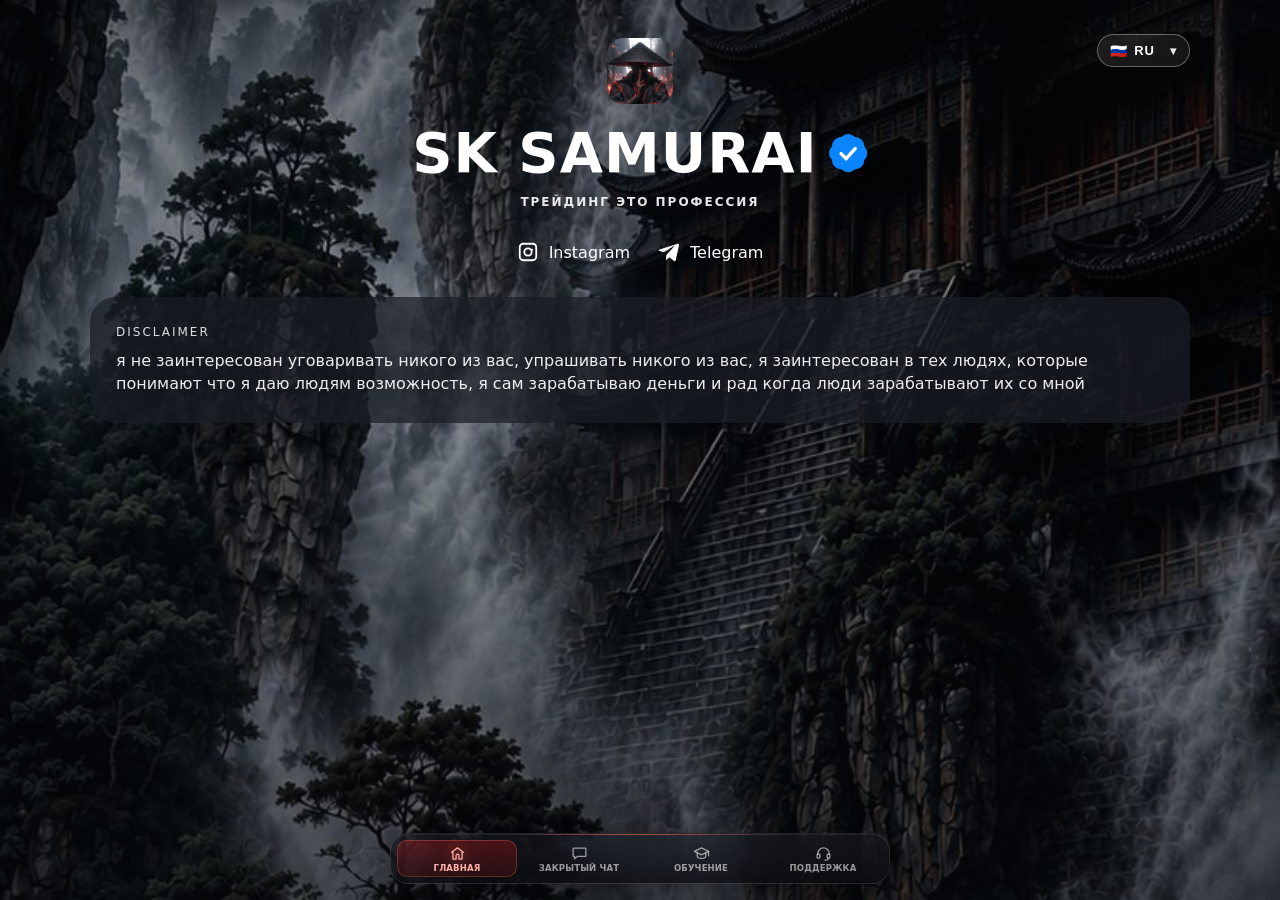
<file: index.html>
<!doctype html>
<html lang="uk">
  <head>
    <meta charset="UTF-8" />
    <meta name="viewport" content="width=device-width, initial-scale=1.0" />
    <title>SK SAMURAI</title>
    <meta name="description" content="SK-FX PREDATORS — трейдинг це професія" />
    <link rel="stylesheet" href="styles.css" />
  </head>

  <body data-page="home">
    <header class="hero" id="top">
      <div class="hero__top">
        <div class="language-switcher" aria-label="Language selector">
          <div class="language-switcher__dropdown" data-lang-dropdown>
            <button class="language-switcher__trigger" type="button" aria-haspopup="true" aria-expanded="false" data-lang-trigger>
              <span class="language-switcher__current">
                <span class="language-switcher__flag" data-lang-current-flag>🇷🇺</span>
                <span class="language-switcher__current-code" data-lang-current-code>RU</span>
              </span>
              <span class="language-switcher__chevron" aria-hidden="true">▾</span>
            </button>

            <div class="language-switcher__menu" data-lang-menu hidden>
              <button class="language-option" type="button" data-lang-btn="uk">
                <span class="language-option__flag" aria-hidden="true">🇺🇦</span>
                <span class="language-option__code">UA</span>
                <span class="language-option__name">Українська</span>
              </button>

              <button class="language-option" type="button" data-lang-btn="ru">
                <span class="language-option__flag" aria-hidden="true">🇷🇺</span>
                <span class="language-option__code">RU</span>
                <span class="language-option__name">Русский</span>
              </button>

              <button class="language-option" type="button" data-lang-btn="en">
                <span class="language-option__flag" aria-hidden="true">🇬🇧</span>
                <span class="language-option__code">EN</span>
                <span class="language-option__name">English</span>
              </button>
            </div>
          </div>
        </div>

        <img class="hero__logo" src="assets/logo.jpg" alt="SK-FX logo" />
        <h1 class="hero__title">
          SK SAMURAI
          <svg class="hero__verified" viewBox="0 0 40 40" aria-label="Verified" role="img">
            <g fill="#0A84FF">
              <rect x="4" y="4" width="32" height="32" rx="9"/>
              <rect x="4" y="4" width="32" height="32" rx="9" transform="rotate(45 20 20)"/>
            </g>
            <path d="M13 20.5l5 5 9-10" fill="none" stroke="#fff" stroke-width="3.4" stroke-linecap="round" stroke-linejoin="round"/>
          </svg>
        </h1>
        <p class="hero__subtitle" data-i18n="home.heroSubtitle"><span style="font-weight:800">ТРЕЙДИНГ — ЦЕ ПРОФЕСІЯ</span></p>

        <nav class="hero__links hero__links--social" data-i18n-aria="common.socialAria" aria-label="Social links">
          <a class="social-link" href="https://www.instagram.com/jeys_voker?igsh=MWp3Y2gwNGY2YXdjdg%3D%3D&utm_source=qr" target="_blank" rel="noopener">
            <img src="assets/icons/instagram.svg" alt="Instagram" />
            <span data-i18n="common.instagram">Instagram</span>
          </a>

          <a class="social-link" href="https://t.me/+vmnQzVOUlys3ZmFi" target="_blank" rel="noopener">
            <img src="assets/icons/telegram.svg" alt="Telegram" />
            <span data-i18n="common.telegram">Telegram</span>
          </a>
        </nav>
      </div>

      <section class="card card--disclaimer" aria-label="Disclaimer">
        <div class="card__body">
          <div class="card__kicker" data-i18n="home.disclaimerKicker">ДИСКЛЕЙМЕР</div>
          <p class="card__text" data-i18n="home.disclaimerText">
            я не зацікавлений когось із вас вмовляти чи просити, мене цікавлять люди, які розуміють, що я даю можливість, я сам заробляю гроші й радий, коли люди заробляють їх разом зі мною
          </p>
        </div>
      </section>
    </header>

    <main class="page">
    </main>

    <nav class="bottom-nav" data-i18n-aria="nav.navAria" aria-label="Нижня навігація">
      <a class="bottom-nav__item is-active" href="index.html#home" data-i18n-aria="nav.homeAria" aria-label="Головна">
        <svg class="bottom-nav__icon" viewBox="0 0 24 24" fill="none" stroke="currentColor" stroke-width="1.8" stroke-linecap="round" stroke-linejoin="round">
          <path d="M3.5 10.5 12 4l8.5 6.5" />
          <path d="M5.5 9.5V19a1 1 0 0 0 1 1H10v-5a2 2 0 0 1 2-2h0a2 2 0 0 1 2 2v5h3.5a1 1 0 0 0 1-1V9.5" />
        </svg>
        <span class="bottom-nav__label" data-i18n="nav.home">Головна</span>
      </a>

      <a class="bottom-nav__item" href="details-chat.html" data-i18n-aria="nav.chatAria" aria-label="Закритий чат">
        <svg class="bottom-nav__icon" viewBox="0 0 24 24" fill="none" stroke="currentColor" stroke-width="1.8" stroke-linecap="round" stroke-linejoin="round">
          <path d="M4 4.5h16a1 1 0 0 1 1 1V15a1 1 0 0 1-1 1H9.5L5 19.5V16H4a1 1 0 0 1-1-1V5.5a1 1 0 0 1 1-1z" />
        </svg>
        <span class="bottom-nav__label" data-i18n="nav.chat">Закритий чат</span>
      </a>

      <a class="bottom-nav__item" href="details-training.html" data-i18n-aria="nav.trainingAria" aria-label="Навчання">
        <svg class="bottom-nav__icon" viewBox="0 0 24 24" fill="none" stroke="currentColor" stroke-width="1.8" stroke-linecap="round" stroke-linejoin="round">
          <path d="M12 4 2 9l10 5 10-5-10-5z" />
          <path d="M6 11.5V16c0 1.5 2.7 3 6 3s6-1.5 6-3v-4.5" />
          <path d="M22 9v6" />
        </svg>
        <span class="bottom-nav__label" data-i18n="nav.training">Навчання</span>
      </a>

      <a class="bottom-nav__item" href="https://t.me/manager_sk_ua" target="_blank" rel="noopener" data-i18n-aria="nav.supportAria" aria-label="Підтримка">
        <svg class="bottom-nav__icon" viewBox="0 0 24 24" fill="none" stroke="currentColor" stroke-width="1.8" stroke-linecap="round" stroke-linejoin="round">
          <path d="M4 13v-1a8 8 0 0 1 16 0v1" />
          <path d="M4 13h1.5A1.5 1.5 0 0 1 7 14.5V17a1.5 1.5 0 0 1-1.5 1.5H4a1 1 0 0 1-1-1v-3.5A1 1 0 0 1 4 13z" />
          <path d="M20 13h-1.5A1.5 1.5 0 0 0 17 14.5V17a1.5 1.5 0 0 0 1.5 1.5H20a1 1 0 0 0 1-1v-3.5a1 1 0 0 0-1-1z" />
          <path d="M18.5 18.5v.5a2.5 2.5 0 0 1-2.5 2.5h-2" />
        </svg>
        <span class="bottom-nav__label" data-i18n="nav.support">Підтримка</span>
      </a>
    </nav>

    <script src="script.js"></script>
  </body>
</html>
</file>
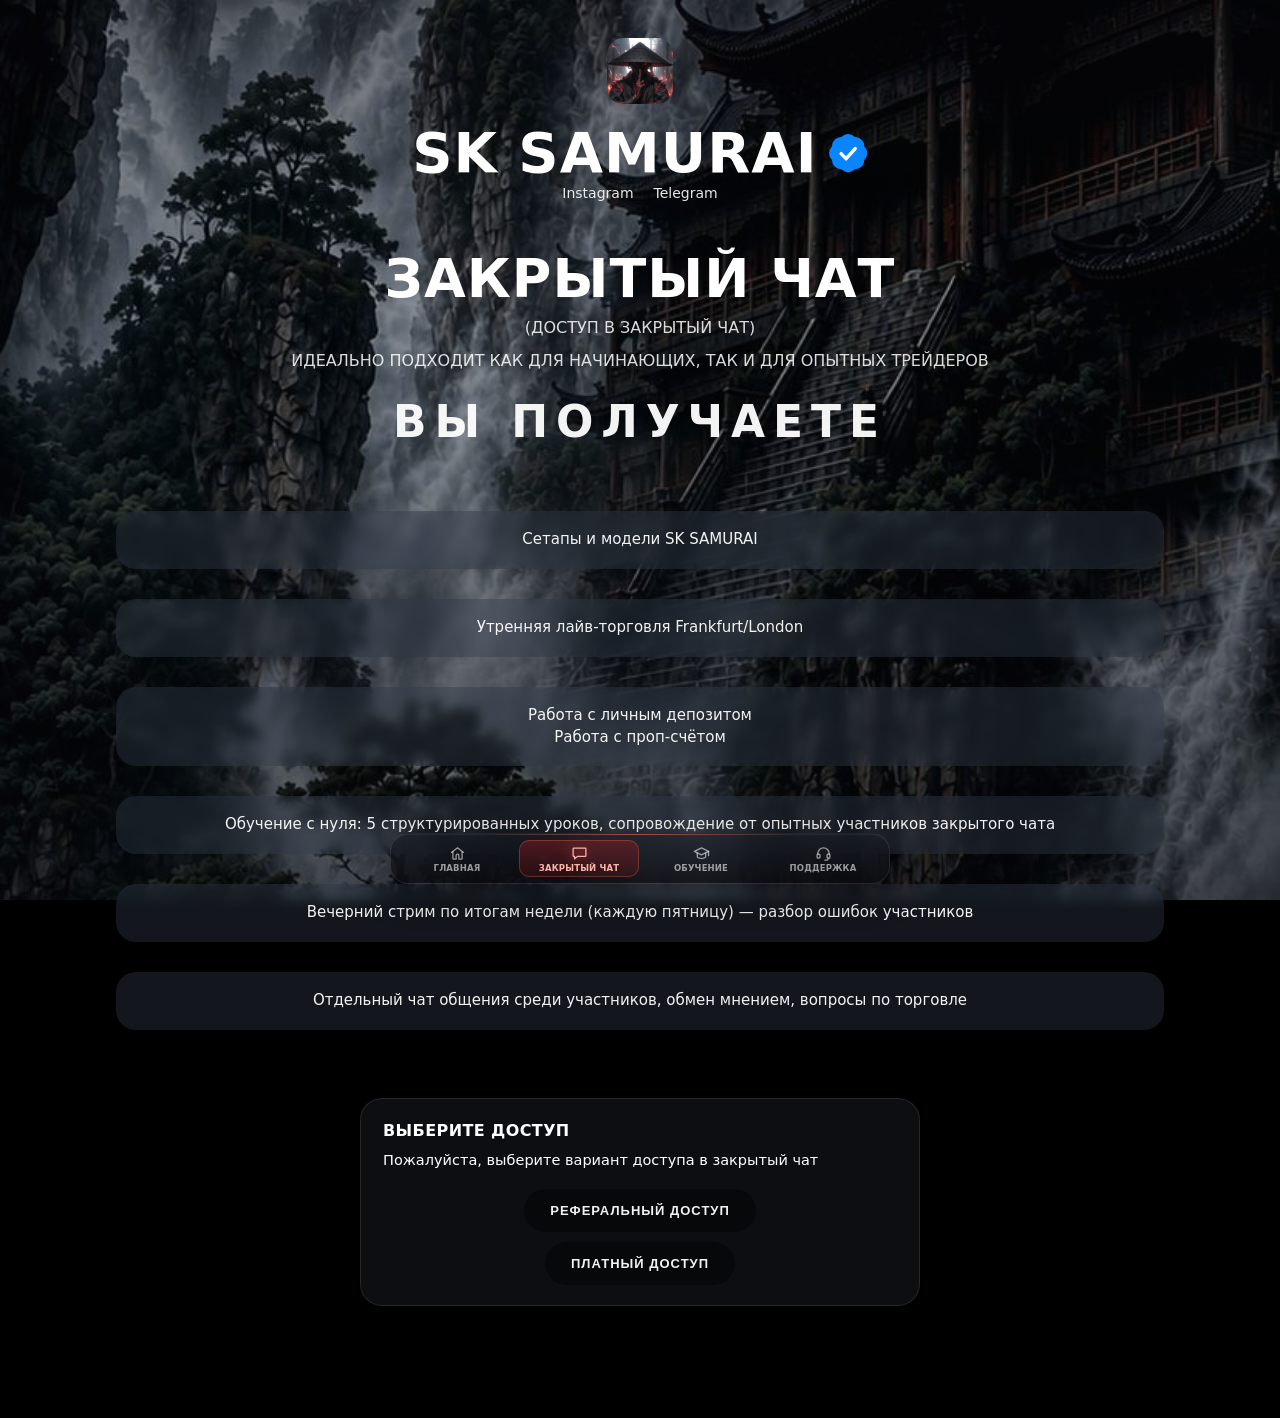
<file: details-chat.html>
<!doctype html>
<html lang="uk">
  <head>
    <meta charset="UTF-8" />
    <meta name="viewport" content="width=device-width, initial-scale=1.0" />
    <title>ЗАКРИТИЙ ЧАТ — SK SAMURAI</title>
    <meta name="description" content="SK-FX PREDATORS — Закритий чат" />
    <link rel="stylesheet" href="styles.css" />
  </head>

  <body data-page="chat">
    <header class="hero" id="top">
      <div class="hero__top">
<img class="hero__logo" src="assets/logo.jpg" alt="SK-FX logo" />
        <h1 class="hero__title">
          SK SAMURAI
          <svg class="hero__verified" viewBox="0 0 40 40" aria-label="Verified" role="img">
            <g fill="#0A84FF">
              <rect x="4" y="4" width="32" height="32" rx="9"/>
              <rect x="4" y="4" width="32" height="32" rx="9" transform="rotate(45 20 20)"/>
            </g>
            <path d="M13 20.5l5 5 9-10" fill="none" stroke="#fff" stroke-width="3.4" stroke-linecap="round" stroke-linejoin="round"/>
          </svg>
        </h1>

        <nav class="hero__links" data-i18n-aria="common.navAria" aria-label="Navigation links">
          <a class="link" href="https://www.instagram.com/jeys_voker?igsh=MWp3Y2gwNGY2YXdjdg%3D%3D&utm_source=qr" target="_blank" rel="noopener" data-i18n="common.instagram">Instagram</a>
          <a class="link" href="https://t.me/+vmnQzVOUlys3ZmFi" target="_blank" rel="noopener" data-i18n="common.telegram">Telegram</a>
        </nav>
      </div>
    </header>

    <main class="page">
      <section class="section" data-i18n-aria="chat.sectionAria" aria-label="Деталі: Закритий чат">
        <div class="chat-intro">
          <h2 class="card__title" data-i18n="chat.title">ЗАКРИТИЙ ЧАТ</h2>
          <p class="card__text chat-intro__sub" data-i18n="chat.sub">(ДОСТУП У ЗАКРИТИЙ ЧАТ)</p>
          <p class="card__text chat-intro__desc" data-i18n="chat.desc">ІДЕАЛЬНО ПІДХОДИТЬ ЯК ДЛЯ ПОЧАТКІВЦІВ, ТАК І ДЛЯ ДОСВІДЧЕНИХ ТРЕЙДЕРІВ</p>
          <h2 class="section-label" data-i18n="chat.gets">ВИ ОТРИМУЄТЕ</h2>
        </div>

        <article class="card card--big card--transparent">
          <div class="card__body card__body--center">
            <div class="stack">
              <div class="pill" data-i18n="chat.pill1">Сетапи та моделі SK SAMURAI</div>
              <div class="pill" data-i18n="chat.pill2">Ранкова лайв-торгівля Frankfurt/London</div>
              <div class="pill" data-i18n-html="chat.pill3">Робота з особистим депозитом<br />Робота з проп-рахунком</div>
              <div class="pill" data-i18n="chat.pill4">Навчання з нуля: 5 структурованих уроків, супровід від досвідчених учасників закритого чату</div>
              <div class="pill" data-i18n="chat.pill5">Вечірній стрим за підсумками тижня (щоп’ятниці) — розбір помилок учасників</div>
              <div class="pill" data-i18n="chat.pill6">Окремий чат спілкування між учасниками, обмін думками, запитання щодо торгівлі</div>
            </div>

          </div>
        </article>

        <div class="access-wizard" id="access-wizard">
          <!-- Крок 1: вибір типу доступу -->
          <div class="access-step" data-step="choice">
            <div class="access-head">
              <h3 class="access-title" data-i18n="chat.accessChoiceTitle">ОБЕРІТЬ ДОСТУП</h3>
            </div>
            <p class="access-desc" data-i18n="chat.accessChoiceDesc">Будь ласка, оберіть варіант доступу в закритий чат</p>
            <div class="access-actions">
              <button type="button" class="btn btn--ghost access-btn" data-goto="ref-intro" data-i18n="chat.accessReferralBtn">РЕФЕРАЛЬНИЙ ДОСТУП</button>
              <button type="button" class="btn btn--ghost access-btn" data-goto="paid-info" data-i18n="chat.accessPaidBtn">ПЛАТНИЙ ДОСТУП</button>
            </div>
          </div>

          <!-- Реферальний доступ: крок 1 — про компанію -->
          <div class="access-step" data-step="ref-intro" hidden>
            <div class="access-head">
              <h3 class="access-title" data-i18n="chat.refIntroTitle">БЕЗКОШТОВНИЙ ДОСТУП</h3>
            </div>
            <p class="access-desc" data-i18n="chat.refIntroText">Отримайте довічний доступ за партнерським посиланням із депозитом від 200$</p>
            <ul class="access-checklist">
              <li data-i18n="chat.refCheck1">Ознайомтесь із Forex-компанією</li>
              <li data-i18n="chat.refCheck2">Натисніть «Продовжити», щоб почати реєстрацію</li>
            </ul>
            <div class="access-actions">
              <a class="btn btn--ghost access-btn" href="https://regal-eocursor-ba6.notion.site/FxPro-165fbb7364fe805d9a84fd5944b085ef?source=copy_link" target="_blank" rel="noopener" data-i18n="chat.aboutFxproBtn">ПРО КОМПАНІЮ FXPRO</a>
              <button type="button" class="btn btn--primary access-btn" data-goto="ref-instructions" data-i18n="chat.continueBtn">ПРОДОВЖИТИ</button>
              <button type="button" class="access-back" data-goto="choice" data-i18n="chat.backBtn">НАЗАД</button>
            </div>
          </div>

          <!-- Реферальний доступ: крок 2 — інструкція -->
          <div class="access-step" data-step="ref-instructions" hidden>
            <div class="access-head">
              <h3 class="access-title" data-i18n="chat.refInstrTitle">ІНСТРУКЦІЯ</h3>
            </div>
            <ol class="access-steps-list">
              <li data-i18n="chat.refStep1">Натисни «Реєстрація»</li>
              <li data-i18n="chat.refStep2">Проходиш реєстрацію</li>
              <li data-i18n="chat.refStep3">Проходиш верифікацію</li>
              <li data-i18n="chat.refStep4">Поповни торговий рахунок від 200$</li>
            </ol>
            <p class="access-note" data-i18n="chat.refReadyNote">Після цього натисни «Готово»</p>
            <div class="access-actions">
              <a class="btn btn--ghost access-btn" href="https://fxpro-direct.com/ru/partner/11310160?platform=web" target="_blank" rel="noopener" data-i18n="chat.registerBtn">РЕЄСТРАЦІЯ</a>
              <button type="button" class="btn btn--primary access-btn" data-goto="ref-done" data-i18n="chat.doneBtn">ГОТОВО</button>
              <button type="button" class="access-back" data-goto="ref-intro" data-i18n="chat.backBtn">НАЗАД</button>
            </div>
          </div>

          <!-- Реферальний доступ: крок 3 — написати менеджеру -->
          <div class="access-step" data-step="ref-done" hidden>
            <div class="access-head">
              <h3 class="access-title" data-i18n="chat.refDoneTitle">ВІДМІННО</h3>
            </div>
            <p class="access-desc" data-i18n="chat.refDoneText">Тепер напиши менеджеру. Він перевірить виконання інструкції та відкриє вам доступ у закритий чат</p>
            <div class="access-actions">
              <a class="btn btn--primary access-btn" href="https://t.me/manager_sk_ua" target="_blank" rel="noopener" data-i18n="chat.contactManagerBtn">НАПИСАТИ МЕНЕДЖЕРУ</a>
              <button type="button" class="access-back" data-goto="ref-instructions" data-i18n="chat.backBtn">НАЗАД</button>
            </div>
          </div>

          <!-- Платний доступ: крок 1 — інформація -->
          <div class="access-step" data-step="paid-info" hidden>
            <div class="access-head">
              <h3 class="access-title" data-i18n="chat.paidInfoTitle">ПЛАТНИЙ ДОСТУП</h3>
            </div>
            <p class="access-desc" data-i18n="chat.paidInfoDesc">Доступ із власним Prop / Live рахунком</p>
            <p class="access-price" data-i18n="chat.paidPrice">Ціна 30$ місяць</p>
            <div class="access-actions">
              <button type="button" class="btn btn--primary access-btn" data-goto="paid-pay" data-i18n="chat.payBtn">ОПЛАТИТИ — USDT / TRC20</button>
              <button type="button" class="access-back" data-goto="choice" data-i18n="chat.backBtn">НАЗАД</button>
            </div>
          </div>

          <!-- Платний доступ: крок 2 — реквізити -->
          <div class="access-step" data-step="paid-pay" hidden>
            <div class="access-head">
              <h3 class="access-title" data-i18n="chat.payTitle">Для оплати криптою здійсніть переказ 30$ за реквізитами нижче</h3>
            </div>

            <div class="wallet-box">
              <p class="wallet-box__hint" data-i18n="chat.copyHint">Скопіюйте адресу для оплати</p>
              <div class="wallet-box__row">
                <span class="wallet-box__address">TJ1zxPC26iV64qTiEa5rZTKNy17Evv8sGL</span>
                <button type="button" class="wallet-box__copy" data-copy-wallet="TJ1zxPC26iV64qTiEa5rZTKNy17Evv8sGL">
                  <span data-copy-label data-i18n="chat.copyBtnLabel">Копіювати</span>
                </button>
              </div>
            </div>

            <p class="access-network" data-i18n="chat.networkLabel">Мережа: USDT-TRC20</p>
            <p class="access-warning" data-i18n="chat.networkWarning">Будьте уважні та враховуйте комісію</p>
            <p class="access-note" data-i18n="chat.afterPayNote">Після оплати надішліть менеджеру скрін оплати</p>

            <div class="access-actions">
              <a class="btn btn--primary access-btn" href="https://t.me/manager_sk_ua" target="_blank" rel="noopener" data-i18n="chat.contactManagerBtn">НАПИСАТИ МЕНЕДЖЕРУ</a>
              <button type="button" class="access-back" data-goto="paid-info" data-i18n="chat.backBtn">НАЗАД</button>
            </div>
          </div>
        </div>
      </section>
    </main>

    <nav class="bottom-nav" data-i18n-aria="nav.navAria" aria-label="Нижня навігація">
      <a class="bottom-nav__item" href="index.html#home" data-i18n-aria="nav.homeAria" aria-label="Головна">
        <svg class="bottom-nav__icon" viewBox="0 0 24 24" fill="none" stroke="currentColor" stroke-width="1.8" stroke-linecap="round" stroke-linejoin="round">
          <path d="M3.5 10.5 12 4l8.5 6.5" />
          <path d="M5.5 9.5V19a1 1 0 0 0 1 1H10v-5a2 2 0 0 1 2-2h0a2 2 0 0 1 2 2v5h3.5a1 1 0 0 0 1-1V9.5" />
        </svg>
        <span class="bottom-nav__label" data-i18n="nav.home">Головна</span>
      </a>

      <a class="bottom-nav__item is-active" href="details-chat.html" data-i18n-aria="nav.chatAria" aria-label="Закритий чат">
        <svg class="bottom-nav__icon" viewBox="0 0 24 24" fill="none" stroke="currentColor" stroke-width="1.8" stroke-linecap="round" stroke-linejoin="round">
          <path d="M4 4.5h16a1 1 0 0 1 1 1V15a1 1 0 0 1-1 1H9.5L5 19.5V16H4a1 1 0 0 1-1-1V5.5a1 1 0 0 1 1-1z" />
        </svg>
        <span class="bottom-nav__label" data-i18n="nav.chat">Закритий чат</span>
      </a>

      <a class="bottom-nav__item" href="details-training.html" data-i18n-aria="nav.trainingAria" aria-label="Навчання">
        <svg class="bottom-nav__icon" viewBox="0 0 24 24" fill="none" stroke="currentColor" stroke-width="1.8" stroke-linecap="round" stroke-linejoin="round">
          <path d="M12 4 2 9l10 5 10-5-10-5z" />
          <path d="M6 11.5V16c0 1.5 2.7 3 6 3s6-1.5 6-3v-4.5" />
          <path d="M22 9v6" />
        </svg>
        <span class="bottom-nav__label" data-i18n="nav.training">Навчання</span>
      </a>

      <a class="bottom-nav__item" href="https://t.me/manager_sk_ua" target="_blank" rel="noopener" data-i18n-aria="nav.supportAria" aria-label="Підтримка">
        <svg class="bottom-nav__icon" viewBox="0 0 24 24" fill="none" stroke="currentColor" stroke-width="1.8" stroke-linecap="round" stroke-linejoin="round">
          <path d="M4 13v-1a8 8 0 0 1 16 0v1" />
          <path d="M4 13h1.5A1.5 1.5 0 0 1 7 14.5V17a1.5 1.5 0 0 1-1.5 1.5H4a1 1 0 0 1-1-1v-3.5A1 1 0 0 1 4 13z" />
          <path d="M20 13h-1.5A1.5 1.5 0 0 0 17 14.5V17a1.5 1.5 0 0 0 1.5 1.5H20a1 1 0 0 0 1-1v-3.5a1 1 0 0 0-1-1z" />
          <path d="M18.5 18.5v.5a2.5 2.5 0 0 1-2.5 2.5h-2" />
        </svg>
        <span class="bottom-nav__label" data-i18n="nav.support">Підтримка</span>
      </a>
    </nav>

    <script src="script.js"></script>
  </body>
</html>
</file>
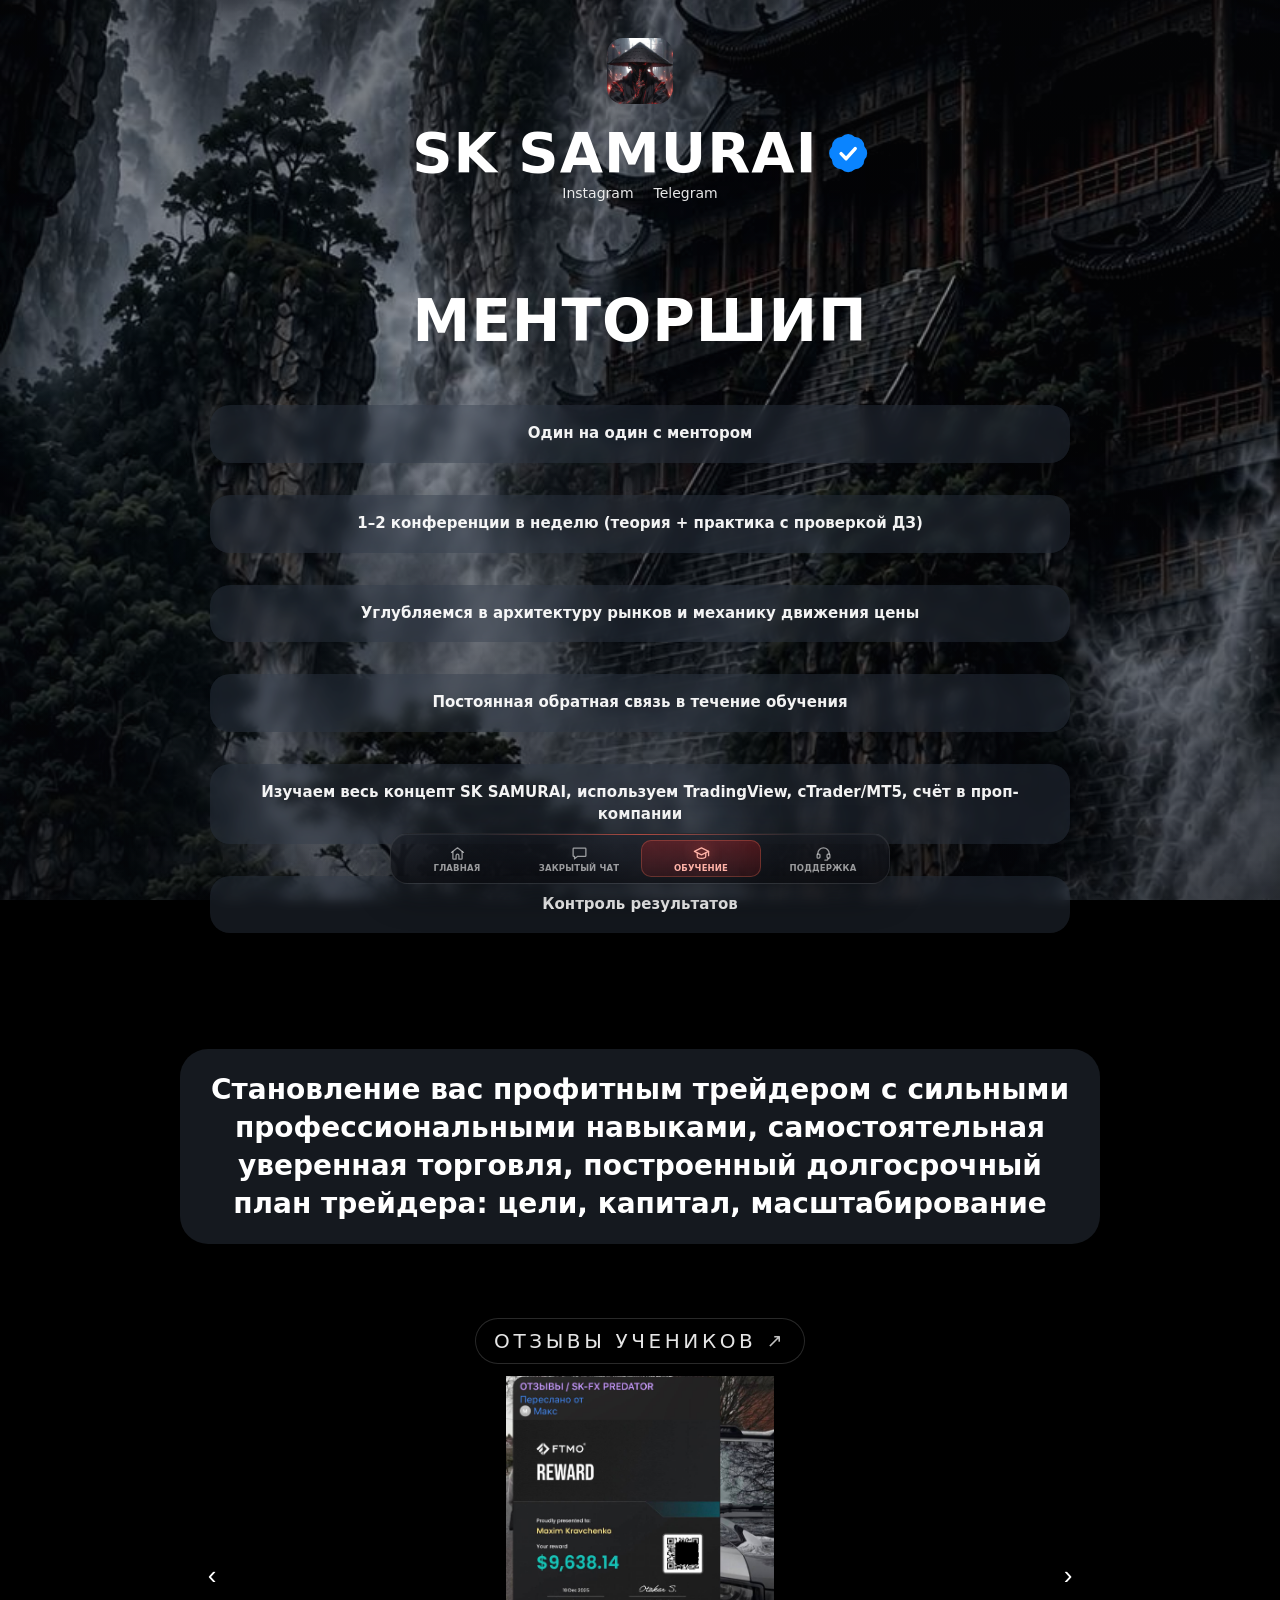
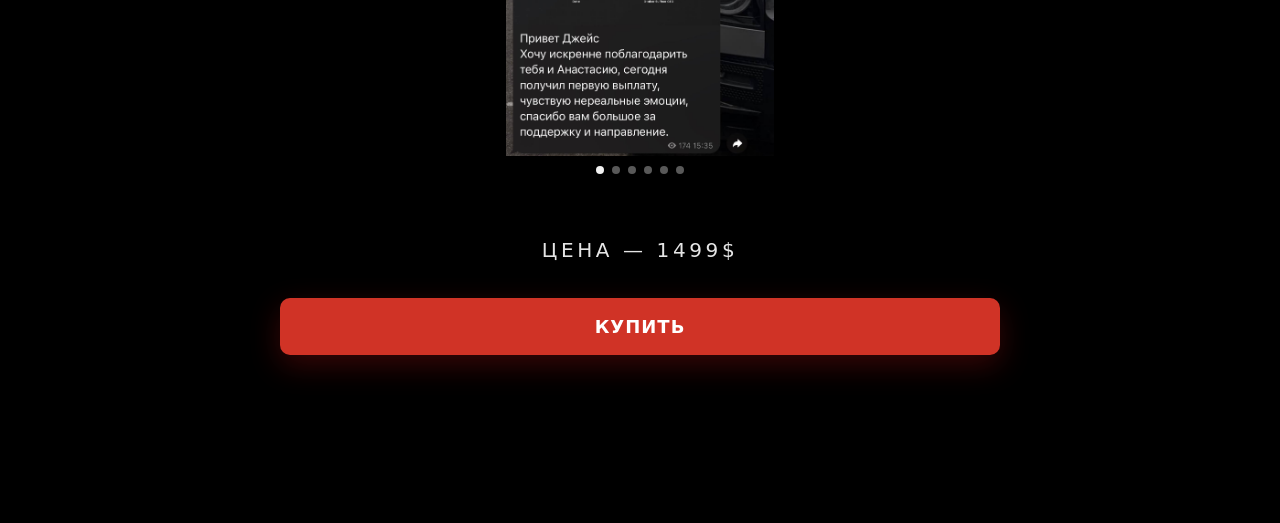
<file: details-mentor.html>
<!doctype html>
<html lang="uk">
  <head>
    <meta charset="UTF-8" />
    <meta name="viewport" content="width=device-width, initial-scale=1.0" />
    <title>МЕНТОРШИП — SK SAMURAI</title>
    <meta name="description" content="SK-FX PREDATORS — Менторшип" />
    <link rel="stylesheet" href="styles.css" />
  </head>

  <body data-page="mentor">
    <header class="hero" id="top">
      <div class="hero__top">
<img class="hero__logo" src="assets/logo.jpg" alt="SK-FX logo" />
        <h1 class="hero__title">
          SK SAMURAI
          <svg class="hero__verified" viewBox="0 0 40 40" aria-label="Verified" role="img">
            <g fill="#0A84FF">
              <rect x="4" y="4" width="32" height="32" rx="9"/>
              <rect x="4" y="4" width="32" height="32" rx="9" transform="rotate(45 20 20)"/>
            </g>
            <path d="M13 20.5l5 5 9-10" fill="none" stroke="#fff" stroke-width="3.4" stroke-linecap="round" stroke-linejoin="round"/>
          </svg>
        </h1>

        <nav class="hero__links" data-i18n-aria="common.navAria" aria-label="Navigation links">
          <a class="link" href="https://www.instagram.com/jeys_voker?igsh=MWp3Y2gwNGY2YXdjdg%3D%3D&utm_source=qr" target="_blank" rel="noopener" data-i18n="common.instagram">Instagram</a>
          <a class="link" href="https://t.me/+vmnQzVOUlys3ZmFi" target="_blank" rel="noopener" data-i18n="common.telegram">Telegram</a>
        </nav>
      </div>
    </header>

    <main class="page">
      <section class="section" data-i18n-aria="mentor.sectionAria" aria-label="Деталі: Менторшип">
        <article class="card card--big card--transparent">
          <div class="card__body card__body--center">
            <h2 class="screen-title" data-i18n="mentor.title">МЕНТОРШИП</h2>

            <div class="stack stack--loose">
              <div class="pill pill--center pill--wide" data-i18n="mentor.pill1">Один на один із ментором</div>
              <div class="pill pill--center pill--wide" data-i18n="mentor.pill2">1–2 конференції на тиждень (теорія + практика з перевіркою ДЗ)</div>
              <div class="pill pill--center pill--wide" data-i18n="mentor.pill3">Заглиблюємося в архітектуру ринків і механіку руху ціни</div>
              <div class="pill pill--center pill--wide" data-i18n="mentor.pill4">Постійний зворотний зв’язок протягом навчання</div>
              <div class="pill pill--center pill--wide" data-i18n="mentor.pill5">Вивчаємо весь концепт SK SAMURAI, використовуємо TradingView, cTrader/MT5, рахунок у проп-компанії</div>
              <div class="pill pill--center pill--wide" data-i18n="mentor.pill6">Контроль результатів</div>
            </div>

            <div class="big-block" data-i18n="mentor.bigBlock">Формування вас як прибуткового трейдера з сильними професійними навичками, самостійна впевнена торгівля, побудований довгостроковий план трейдера: цілі, капітал, масштабування</div>

            <div class="reviews-block reviews-block--plain">
              <a class="reviews-title reviews-title--link" href="https://t.me/sk_samurai_fx/74" target="_blank" rel="noopener" data-i18n-aria="common.reviewsLinkAria" aria-label="Перейти в Telegram-канал з відгуками">
                <span data-i18n="mentor.reviewsTitle">ВІДГУКИ УЧНІВ</span>
                <span class="reviews-title__icon" aria-hidden="true">↗</span>
              </a>

              <div class="story" data-i18n-aria="mentor.storyAria" aria-label="Відгуки (карусель)">
                <button class="story__nav story__nav--prev" type="button" data-i18n-aria="common.prev" aria-label="Previous" data-story-prev>‹</button>
                <div class="story__viewport" data-story-viewport>
                  <div class="story__track" data-story-track>
                    <img class="story__slide" src="assets/reviews/1.jpg" alt="Review 1" />
                    <img class="story__slide" src="assets/reviews/2.jpg" alt="Review 2" />
                    <img class="story__slide" src="assets/reviews/3.jpg" alt="Review 3" />
                    <img class="story__slide" src="assets/reviews/4.jpg" alt="Review 4" />
                    <img class="story__slide" src="assets/reviews/5.jpg" alt="Review 5" />
                    <img class="story__slide" src="assets/reviews/6.jpg" alt="Review 6" />
                  </div>
                </div>
                <button class="story__nav story__nav--next" type="button" data-i18n-aria="common.next" aria-label="Next" data-story-next>›</button>
                <div class="story__dots" data-story-dots data-i18n-aria="common.storyDots" aria-label="Story dots"></div>
              </div>
            </div>

            <div class="purchase-panel">
              <div class="price-box" style="margin:0 auto 30px; text-align:center;">
                <a class="reviews-title reviews-title--link reviews-title--price" target="_blank" rel="noopener">
                  <span data-i18n="mentor.price">ЦІНА — 1499$</span>
                </a>
              </div>

              <div class="cta-row cta-row--split">
                <a class="btn btn--primary btn--join" href="https://t.me/manager_sk_ua" target="_blank" rel="noopener" data-i18n="common.buy">КУПИТИ</a>
              </div>
            </div>
          </div>
        </article>
      </section>
    </main>

    <nav class="bottom-nav" data-i18n-aria="nav.navAria" aria-label="Нижня навігація">
      <a class="bottom-nav__item" href="index.html#home" data-i18n-aria="nav.homeAria" aria-label="Головна">
        <svg class="bottom-nav__icon" viewBox="0 0 24 24" fill="none" stroke="currentColor" stroke-width="1.8" stroke-linecap="round" stroke-linejoin="round">
          <path d="M3.5 10.5 12 4l8.5 6.5" />
          <path d="M5.5 9.5V19a1 1 0 0 0 1 1H10v-5a2 2 0 0 1 2-2h0a2 2 0 0 1 2 2v5h3.5a1 1 0 0 0 1-1V9.5" />
        </svg>
        <span class="bottom-nav__label" data-i18n="nav.home">Головна</span>
      </a>

      <a class="bottom-nav__item" href="details-chat.html" data-i18n-aria="nav.chatAria" aria-label="Закритий чат">
        <svg class="bottom-nav__icon" viewBox="0 0 24 24" fill="none" stroke="currentColor" stroke-width="1.8" stroke-linecap="round" stroke-linejoin="round">
          <path d="M4 4.5h16a1 1 0 0 1 1 1V15a1 1 0 0 1-1 1H9.5L5 19.5V16H4a1 1 0 0 1-1-1V5.5a1 1 0 0 1 1-1z" />
        </svg>
        <span class="bottom-nav__label" data-i18n="nav.chat">Закритий чат</span>
      </a>

      <a class="bottom-nav__item is-active" href="details-training.html" data-i18n-aria="nav.trainingAria" aria-label="Навчання">
        <svg class="bottom-nav__icon" viewBox="0 0 24 24" fill="none" stroke="currentColor" stroke-width="1.8" stroke-linecap="round" stroke-linejoin="round">
          <path d="M12 4 2 9l10 5 10-5-10-5z" />
          <path d="M6 11.5V16c0 1.5 2.7 3 6 3s6-1.5 6-3v-4.5" />
          <path d="M22 9v6" />
        </svg>
        <span class="bottom-nav__label" data-i18n="nav.training">Навчання</span>
      </a>

      <a class="bottom-nav__item" href="https://t.me/manager_sk_ua" target="_blank" rel="noopener" data-i18n-aria="nav.supportAria" aria-label="Підтримка">
        <svg class="bottom-nav__icon" viewBox="0 0 24 24" fill="none" stroke="currentColor" stroke-width="1.8" stroke-linecap="round" stroke-linejoin="round">
          <path d="M4 13v-1a8 8 0 0 1 16 0v1" />
          <path d="M4 13h1.5A1.5 1.5 0 0 1 7 14.5V17a1.5 1.5 0 0 1-1.5 1.5H4a1 1 0 0 1-1-1v-3.5A1 1 0 0 1 4 13z" />
          <path d="M20 13h-1.5A1.5 1.5 0 0 0 17 14.5V17a1.5 1.5 0 0 0 1.5 1.5H20a1 1 0 0 0 1-1v-3.5a1 1 0 0 0-1-1z" />
          <path d="M18.5 18.5v.5a2.5 2.5 0 0 1-2.5 2.5h-2" />
        </svg>
        <span class="bottom-nav__label" data-i18n="nav.support">Підтримка</span>
      </a>
    </nav>

    <script src="script.js"></script>
  </body>
</html>
</file>
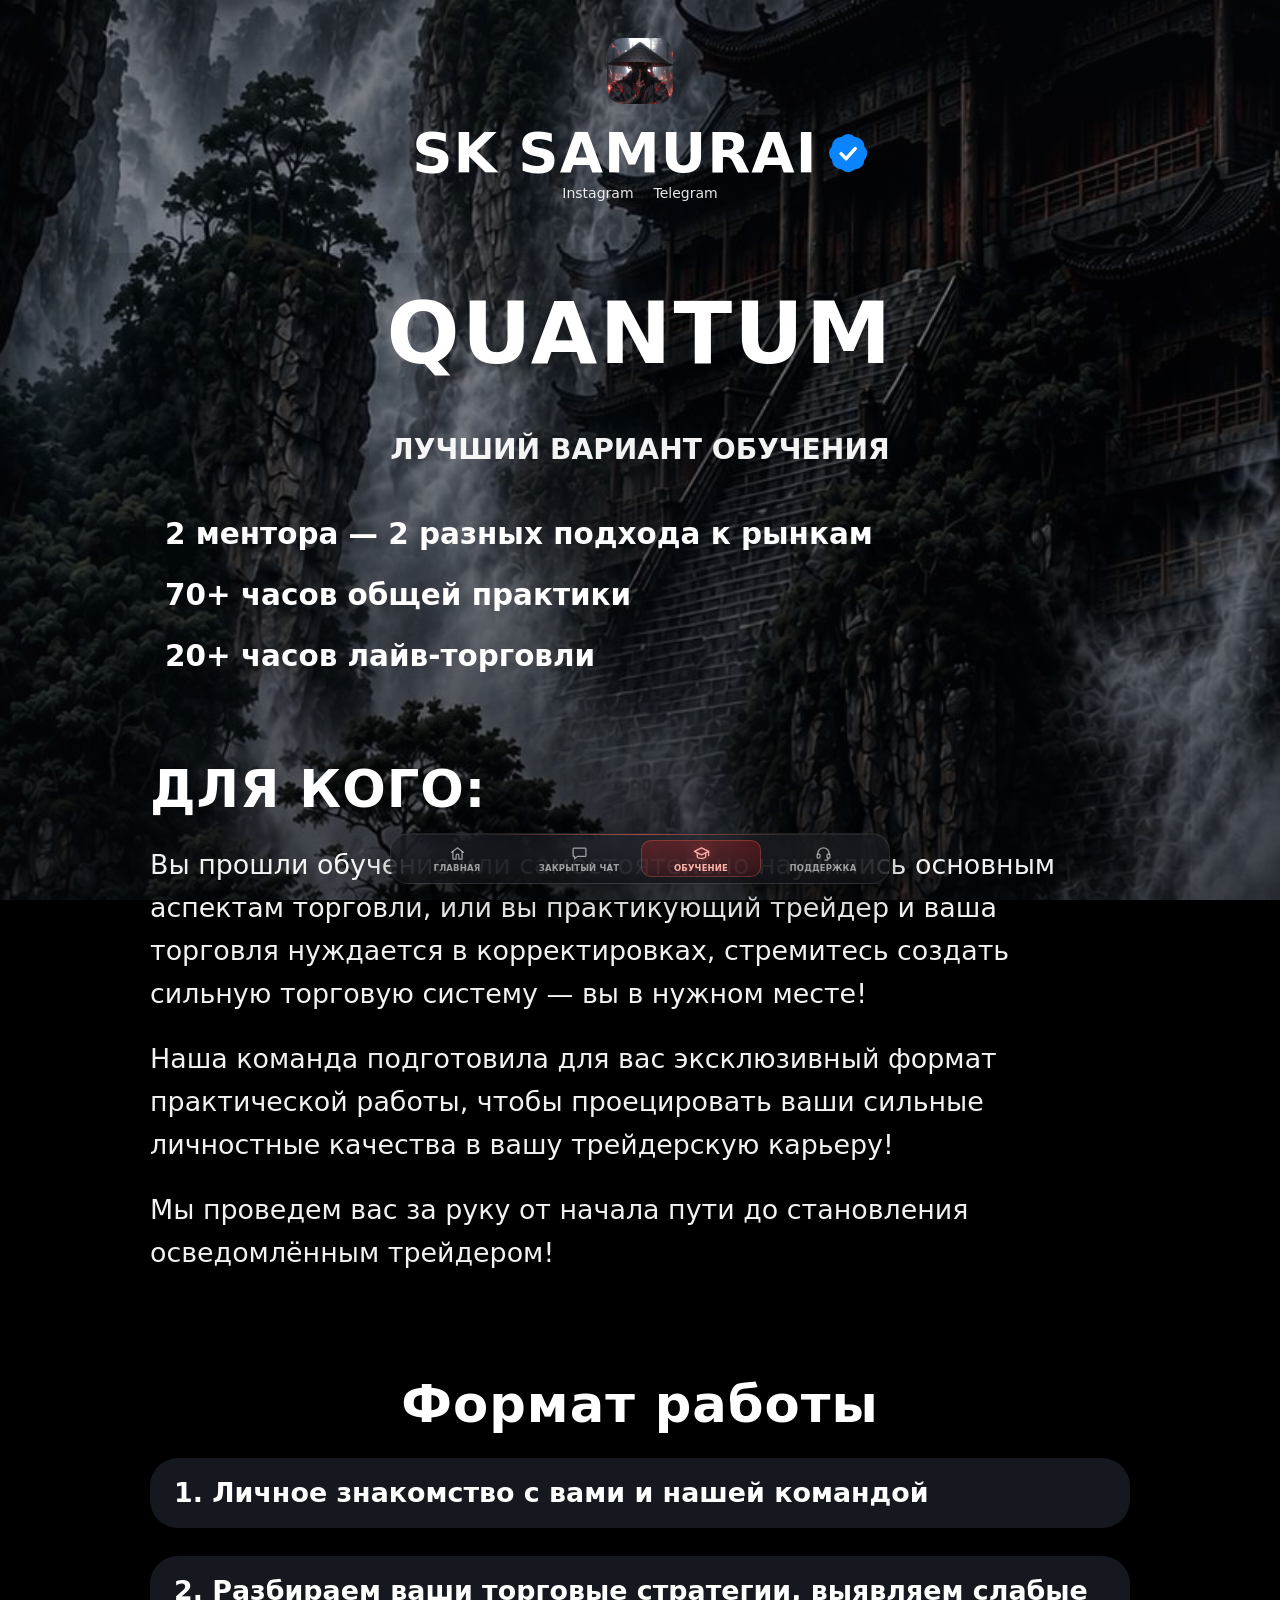
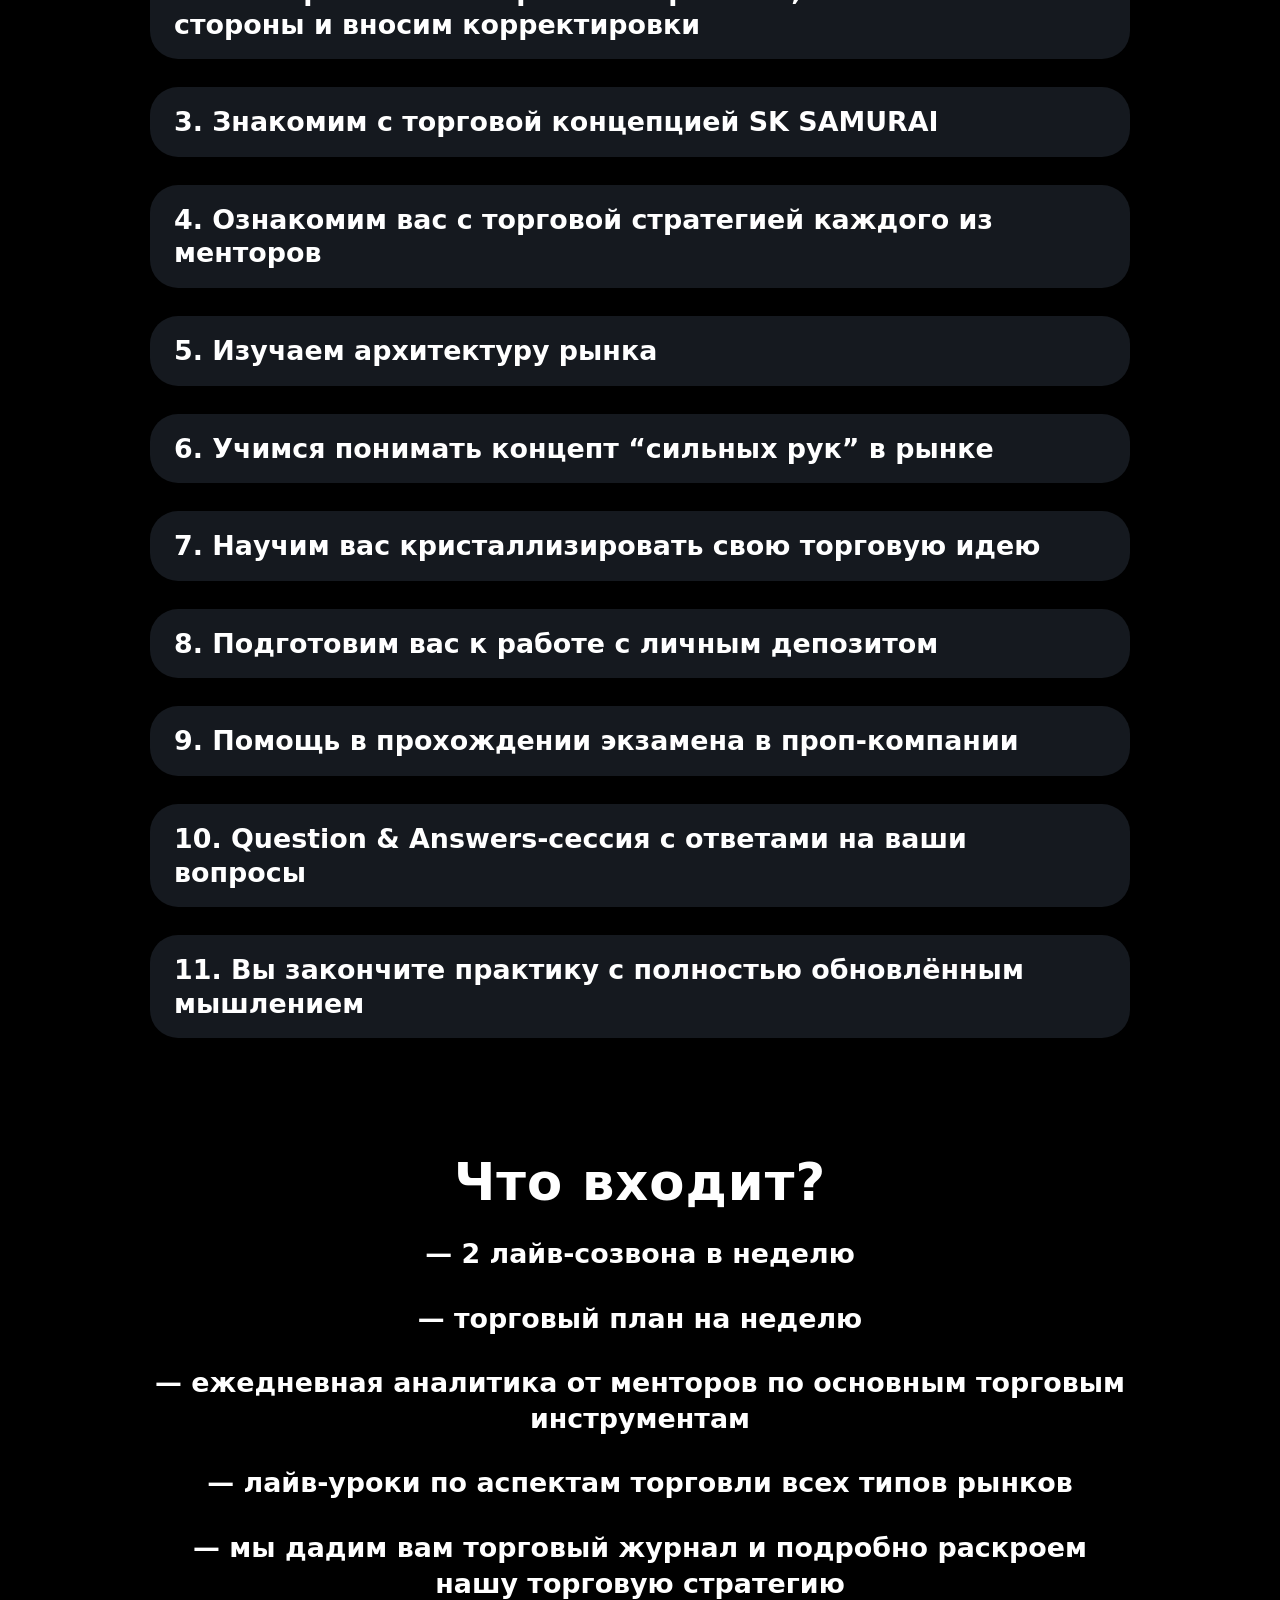
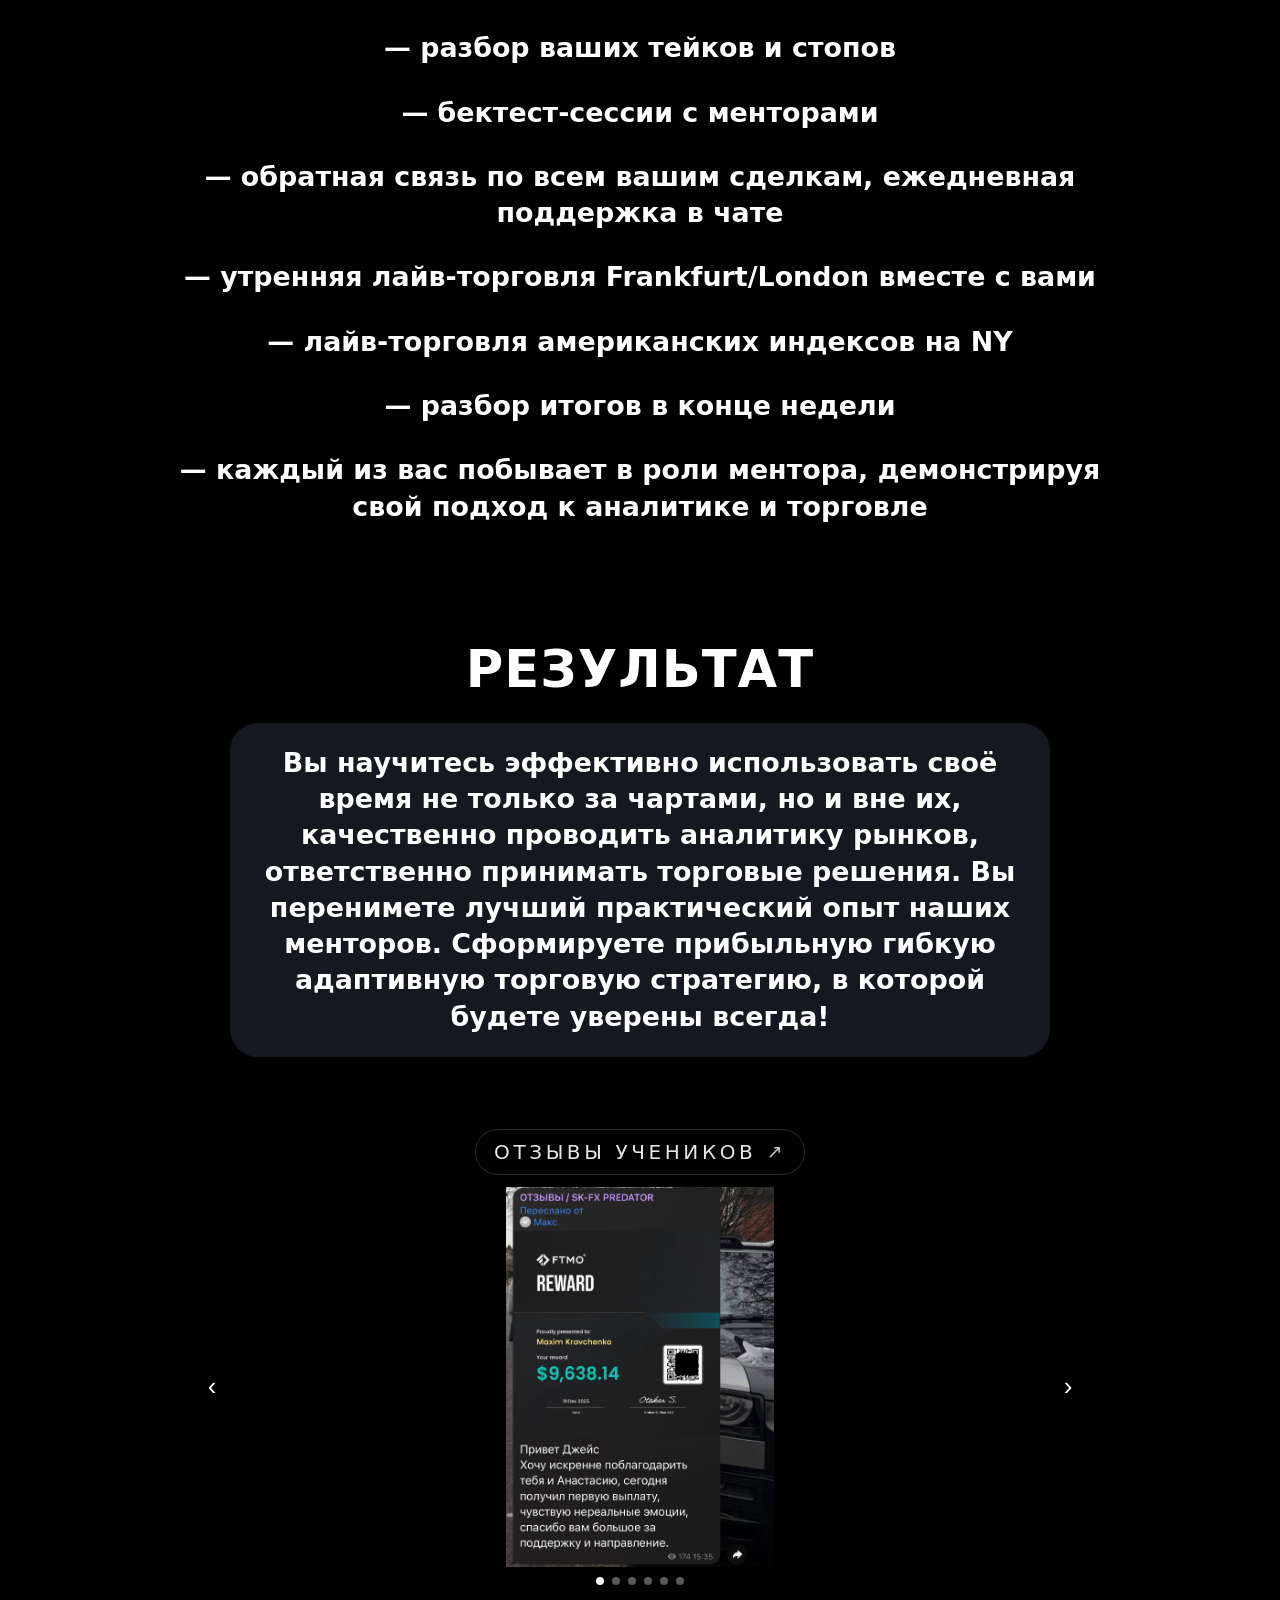
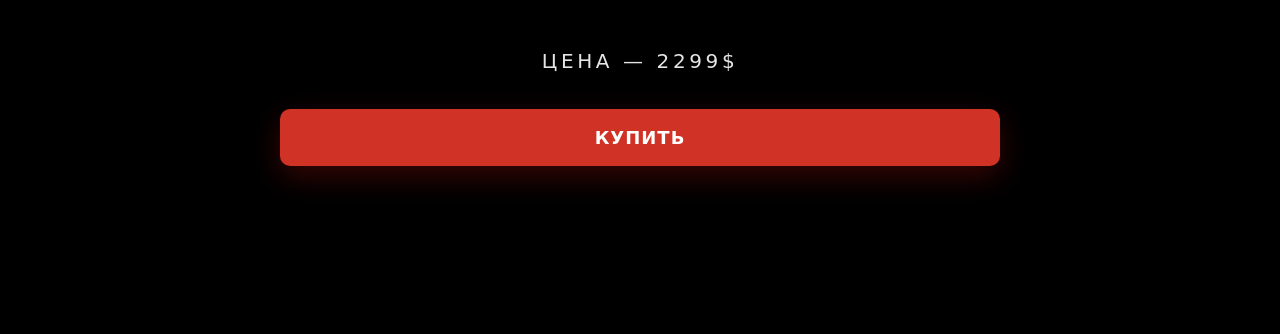
<file: details-quantum.html>
<!doctype html>
<html lang="uk">
  <head>
    <meta charset="UTF-8" />
    <meta name="viewport" content="width=device-width, initial-scale=1.0" />
    <title>QUANTUM — SK SAMURAI</title>
    <meta name="description" content="SK-FX PREDATORS — Quantum" />
    <link rel="stylesheet" href="styles.css" />
  </head>

  <body data-page="quantum">
    <header class="hero" id="top">
      <div class="hero__top">
<img class="hero__logo" src="assets/logo.jpg" alt="SK-FX logo" />
        <h1 class="hero__title">
          SK SAMURAI
          <svg class="hero__verified" viewBox="0 0 40 40" aria-label="Verified" role="img">
            <g fill="#0A84FF">
              <rect x="4" y="4" width="32" height="32" rx="9"/>
              <rect x="4" y="4" width="32" height="32" rx="9" transform="rotate(45 20 20)"/>
            </g>
            <path d="M13 20.5l5 5 9-10" fill="none" stroke="#fff" stroke-width="3.4" stroke-linecap="round" stroke-linejoin="round"/>
          </svg>
        </h1>

        <nav class="hero__links" data-i18n-aria="common.navAria" aria-label="Navigation links">
          <a class="link" href="https://www.instagram.com/jeys_voker?igsh=MWp3Y2gwNGY2YXdjdg%3D%3D&utm_source=qr" target="_blank" rel="noopener" data-i18n="common.instagram">Instagram</a>
          <a class="link" href="https://t.me/+vmnQzVOUlys3ZmFi" target="_blank" rel="noopener" data-i18n="common.telegram">Telegram</a>
        </nav>
      </div>
    </header>

    <main class="page">
      <section class="section" data-i18n-aria="quantum.sectionAria" aria-label="Деталі: QUANTUM">
        <article class="card card--big card--details card--quantum-details">
          <div class="card__body card__body--center">
            <h2 class="screen-title screen-title--wide" data-i18n="quantum.title">QUANTUM</h2>
            <p class="quantum-top__subtitle" data-i18n="quantum.subtitle">НАЙКРАЩИЙ ВАРІАНТ НАВЧАННЯ</p>

            <div class="quantum-top__stats">
              <div data-i18n="quantum.stat1">2 ментори — 2 різні підходи до ринків</div>
              <div data-i18n="quantum.stat2">70+ годин загальної практики</div>
              <div data-i18n="quantum.stat3">20+ годин лайв-торгівлі</div>
            </div>

            <h3 class="q-head" data-i18n="quantum.forWho">ДЛЯ КОГО:</h3>
            <p class="q-paragraph" data-i18n="quantum.p1">Ви пройшли навчання або самостійно опанували основні аспекти торгівлі, або ви практикуючий трейдер і ваша торгівля потребує коригування, прагнете створити сильну торгову систему — ви в правильному місці!</p>
            <p class="q-paragraph" data-i18n="quantum.p2">Наша команда підготувала для вас ексклюзивний формат практичної роботи, щоб проєктувати ваші сильні особистісні якості у вашу трейдерську кар’єру!</p>
            <p class="q-paragraph" data-i18n="quantum.p3">Ми проведемо вас за руку від початку шляху до становлення свідомим трейдером!</p>

            <h3 class="q-head q-head--center" data-i18n="quantum.format">Формат роботи</h3>
            <div class="q-format">
              <div class="q-item" data-i18n="quantum.item1">1. Особисте знайомство з вами та нашою командою</div>
              <div class="q-item" data-i18n="quantum.item2">2. Розбираємо ваші торгові стратегії, виявляємо слабкі сторони та вносимо коригування</div>
              <div class="q-item" data-i18n="quantum.item3">3. Знайомимо з торговою концепцією SK SAMURAI</div>
              <div class="q-item" data-i18n="quantum.item4">4. Ознайомимо вас із торговою стратегією кожного з менторів</div>
              <div class="q-item" data-i18n="quantum.item5">5. Вивчаємо архітектуру ринку</div>
              <div class="q-item" data-i18n="quantum.item6">6. Вчимося розуміти концепт “сильних рук” на ринку</div>
              <div class="q-item" data-i18n="quantum.item7">7. Навчимо вас кристалізувати свою торгову ідею</div>
              <div class="q-item" data-i18n="quantum.item8">8. Підготуємо вас до роботи з особистим депозитом</div>
              <div class="q-item" data-i18n="quantum.item9">9. Допомога у проходженні іспиту в проп-компанії</div>
              <div class="q-item" data-i18n="quantum.item10">10. Question & Answers-сесія з відповідями на ваші запитання</div>
              <div class="q-item" data-i18n="quantum.item11">11. Ви завершите практику з повністю оновленим мисленням</div>
            </div>

            <h3 class="q-head q-head--center q-head--big" data-i18n="quantum.includes">Що входить?</h3>
            <div class="q-includes">
              <div data-i18n="quantum.inc1">— 2 лайв-дзвінки на тиждень</div>
              <div data-i18n="quantum.inc2">— торговий план на тиждень</div>
              <div data-i18n="quantum.inc3">— щоденна аналітика від менторів щодо основних торгових інструментів</div>
              <div data-i18n="quantum.inc4">— лайв-уроки щодо аспектів торгівлі всіх типів ринків</div>
              <div data-i18n="quantum.inc5">— ми дамо вам торговий журнал і детально розкриємо нашу торгову стратегію</div>
              <div data-i18n="quantum.inc6">— розбір ваших тейків і стопів</div>
              <div data-i18n="quantum.inc7">— бектест-сесії з менторами</div>
              <div data-i18n="quantum.inc8">— зворотний зв’язок щодо всіх ваших угод, щоденна підтримка в чаті</div>
              <div data-i18n="quantum.inc9">— ранкова лайв-торгівля Frankfurt/London разом із вами</div>
              <div data-i18n="quantum.inc10">— лайв-торгівля американськими індексами на NY</div>
              <div data-i18n="quantum.inc11">— розбір підсумків наприкінці тижня</div>
              <div data-i18n="quantum.inc12">— кожен із вас побуває в ролі ментора, демонструючи свій підхід до аналітики й торгівлі</div>
            </div>

            <h3 class="q-head q-head--center screen-title--result" data-i18n="quantum.resultTitle">РЕЗУЛЬТАТ</h3>
            <div class="q-result" data-i18n="quantum.resultText">Ви навчитеся ефективно використовувати свій час не лише за чартами, а й поза ними, якісно проводити аналітику ринків, відповідально приймати торгові рішення. Ви переймете найкращий практичний досвід наших менторів. Сформуєте прибуткову гнучку адаптивну торгову стратегію, у якій будете впевнені завжди!</div>

            <div class="reviews-block reviews-block--lite reviews-block--plain">
              <a class="reviews-title reviews-title--link" href="https://t.me/sk_samurai_fx/74" target="_blank" rel="noopener" data-i18n-aria="common.reviewsLinkAria" aria-label="Перейти в Telegram-канал з відгуками">
                <span data-i18n="quantum.reviewsTitle">ВІДГУКИ УЧНІВ</span>
                <span class="reviews-title__icon" aria-hidden="true">↗</span>
              </a>

              <div class="story story--quantum" data-i18n-aria="quantum.storyAria" aria-label="Відгуки QUANTUM (карусель)">
                <button class="story__nav story__nav--prev" type="button" data-i18n-aria="common.prev" aria-label="Previous" data-story-prev-2>‹</button>
                <div class="story__viewport" data-story-viewport-2>
                  <div class="story__track" data-story-track-2>
                    <img class="story__slide" src="assets/reviews-quantum/1.jpg" alt="Quantum review 1" />
                    <img class="story__slide" src="assets/reviews-quantum/2.jpg" alt="Quantum review 2" />
                    <img class="story__slide" src="assets/reviews-quantum/3.jpg" alt="Quantum review 3" />
                    <img class="story__slide" src="assets/reviews-quantum/4.jpg" alt="Quantum review 4" />
                    <img class="story__slide" src="assets/reviews-quantum/5.jpg" alt="Quantum review 5" />
                    <img class="story__slide" src="assets/reviews-quantum/6.jpg" alt="Quantum review 6" />
                  </div>
                </div>
                <button class="story__nav story__nav--next" type="button" data-i18n-aria="common.next" aria-label="Next" data-story-next-2>›</button>
                <div class="story__dots" data-story-dots-2 data-i18n-aria="common.storyDots" aria-label="Story dots"></div>
              </div>
            </div>

            <div class="purchase-panel">
              <div class="price-box" style="margin:0 auto 30px; text-align:center;">
                <a class="reviews-title reviews-title--link reviews-title--price" target="_blank" rel="noopener">
                  <span data-i18n="quantum.price">ЦІНА — 2299$</span>
                </a>
              </div>

              <div class="cta-row cta-row--split">
                <a class="btn btn--primary btn--join" href="https://t.me/manager_sk_ua" target="_blank" rel="noopener" data-i18n="common.buy">КУПИТИ</a>
              </div>
            </div>
          </div>
        </article>
      </section>
    </main>

    <nav class="bottom-nav" data-i18n-aria="nav.navAria" aria-label="Нижня навігація">
      <a class="bottom-nav__item" href="index.html#home" data-i18n-aria="nav.homeAria" aria-label="Головна">
        <svg class="bottom-nav__icon" viewBox="0 0 24 24" fill="none" stroke="currentColor" stroke-width="1.8" stroke-linecap="round" stroke-linejoin="round">
          <path d="M3.5 10.5 12 4l8.5 6.5" />
          <path d="M5.5 9.5V19a1 1 0 0 0 1 1H10v-5a2 2 0 0 1 2-2h0a2 2 0 0 1 2 2v5h3.5a1 1 0 0 0 1-1V9.5" />
        </svg>
        <span class="bottom-nav__label" data-i18n="nav.home">Головна</span>
      </a>

      <a class="bottom-nav__item" href="details-chat.html" data-i18n-aria="nav.chatAria" aria-label="Закритий чат">
        <svg class="bottom-nav__icon" viewBox="0 0 24 24" fill="none" stroke="currentColor" stroke-width="1.8" stroke-linecap="round" stroke-linejoin="round">
          <path d="M4 4.5h16a1 1 0 0 1 1 1V15a1 1 0 0 1-1 1H9.5L5 19.5V16H4a1 1 0 0 1-1-1V5.5a1 1 0 0 1 1-1z" />
        </svg>
        <span class="bottom-nav__label" data-i18n="nav.chat">Закритий чат</span>
      </a>

      <a class="bottom-nav__item is-active" href="details-training.html" data-i18n-aria="nav.trainingAria" aria-label="Навчання">
        <svg class="bottom-nav__icon" viewBox="0 0 24 24" fill="none" stroke="currentColor" stroke-width="1.8" stroke-linecap="round" stroke-linejoin="round">
          <path d="M12 4 2 9l10 5 10-5-10-5z" />
          <path d="M6 11.5V16c0 1.5 2.7 3 6 3s6-1.5 6-3v-4.5" />
          <path d="M22 9v6" />
        </svg>
        <span class="bottom-nav__label" data-i18n="nav.training">Навчання</span>
      </a>

      <a class="bottom-nav__item" href="https://t.me/manager_sk_ua" target="_blank" rel="noopener" data-i18n-aria="nav.supportAria" aria-label="Підтримка">
        <svg class="bottom-nav__icon" viewBox="0 0 24 24" fill="none" stroke="currentColor" stroke-width="1.8" stroke-linecap="round" stroke-linejoin="round">
          <path d="M4 13v-1a8 8 0 0 1 16 0v1" />
          <path d="M4 13h1.5A1.5 1.5 0 0 1 7 14.5V17a1.5 1.5 0 0 1-1.5 1.5H4a1 1 0 0 1-1-1v-3.5A1 1 0 0 1 4 13z" />
          <path d="M20 13h-1.5A1.5 1.5 0 0 0 17 14.5V17a1.5 1.5 0 0 0 1.5 1.5H20a1 1 0 0 0 1-1v-3.5a1 1 0 0 0-1-1z" />
          <path d="M18.5 18.5v.5a2.5 2.5 0 0 1-2.5 2.5h-2" />
        </svg>
        <span class="bottom-nav__label" data-i18n="nav.support">Підтримка</span>
      </a>
    </nav>

    <script src="script.js"></script>
  </body>
</html>
</file>
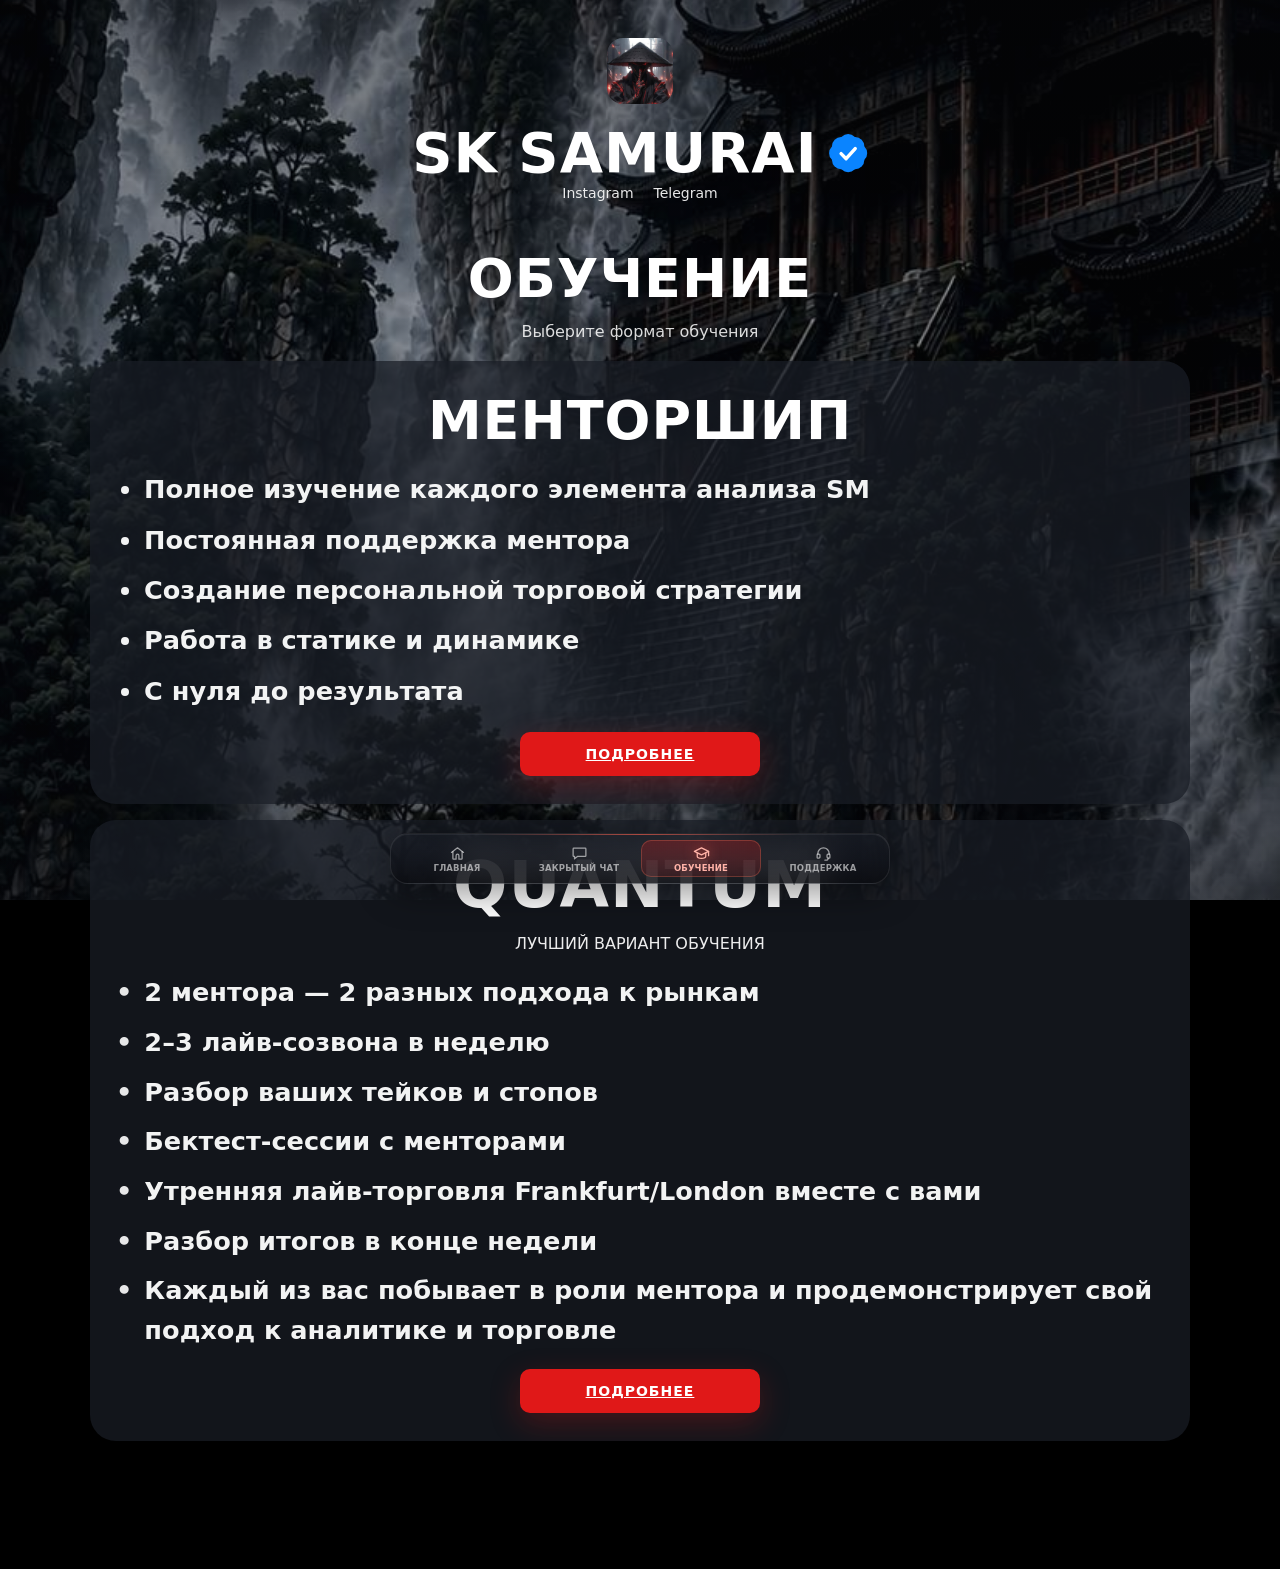
<file: details-training.html>
<!doctype html>
<html lang="uk">
  <head>
    <meta charset="UTF-8" />
    <meta name="viewport" content="width=device-width, initial-scale=1.0" />
    <title>НАВЧАННЯ — SK SAMURAI</title>
    <meta name="description" content="SK-FX PREDATORS — Навчання: Менторшип і Quantum" />
    <link rel="stylesheet" href="styles.css" />
  </head>

  <body data-page="training">
    <header class="hero" id="top">
      <div class="hero__top">
<img class="hero__logo" src="assets/logo.jpg" alt="SK-FX logo" />
        <h1 class="hero__title">
          SK SAMURAI
          <svg class="hero__verified" viewBox="0 0 40 40" aria-label="Verified" role="img">
            <g fill="#0A84FF">
              <rect x="4" y="4" width="32" height="32" rx="9"/>
              <rect x="4" y="4" width="32" height="32" rx="9" transform="rotate(45 20 20)"/>
            </g>
            <path d="M13 20.5l5 5 9-10" fill="none" stroke="#fff" stroke-width="3.4" stroke-linecap="round" stroke-linejoin="round"/>
          </svg>
        </h1>

        <nav class="hero__links" data-i18n-aria="common.navAria" aria-label="Navigation links">
          <a class="link" href="https://www.instagram.com/jeys_voker?igsh=MWp3Y2gwNGY2YXdjdg%3D%3D&utm_source=qr" target="_blank" rel="noopener" data-i18n="common.instagram">Instagram</a>
          <a class="link" href="https://t.me/+vmnQzVOUlys3ZmFi" target="_blank" rel="noopener" data-i18n="common.telegram">Telegram</a>
        </nav>
      </div>
    </header>

    <main class="page">
      <section class="section" id="training" data-i18n-aria="training.sectionAria" aria-label="Навчання">
        <div class="chat-intro">
          <h2 class="card__title" data-i18n="training.title">НАВЧАННЯ</h2>
          <p class="card__text chat-intro__desc" data-i18n="training.subtitle">Оберіть формат навчання</p>
        </div>

        <article class="card card--big card--mentor" data-i18n-aria="home.mentorAria" aria-label="Менторшип">
          <div class="card__body">
            <h2 class="card__title" data-i18n="home.mentorTitle">МЕНТОРШИП</h2>

            <ul class="bullets">
              <li data-i18n="home.mentorBullet1">Повне вивчення кожного елемента аналізу SM</li>
              <li data-i18n="home.mentorBullet2">Постійна підтримка ментора</li>
              <li data-i18n="home.mentorBullet3">Створення персональної торгової стратегії</li>
              <li data-i18n="home.mentorBullet4">Робота у статиці та динаміці</li>
              <li data-i18n="home.mentorBullet5">З нуля до результату</li>
            </ul>

            <div class="cta-row cta-row--center">
              <a class="btn btn--primary" href="details-mentor.html" data-i18n="home.details">Детальніше</a>
            </div>
          </div>
        </article>

        <article class="card card--big card--quantum" data-i18n-aria="home.quantumAria" aria-label="Quantum">
          <div class="card__body">
            <h2 class="quantum__title" data-i18n="home.quantumTitle">QUANTUM</h2>
            <p class="quantum__subtitle" data-i18n="home.quantumSubtitle">НАЙКРАЩИЙ ВАРІАНТ НАВЧАННЯ</p>

            <ul class="quantum__list">
              <li data-i18n="home.quantumBullet1">2 ментори — 2 різні підходи до ринків</li>
              <li data-i18n="home.quantumBullet2">2–3 лайв-дзвінки на тиждень</li>
              <li data-i18n="home.quantumBullet3">Розбір ваших тейків і стопів</li>
              <li data-i18n="home.quantumBullet4">Бектест-сесії з менторами</li>
              <li data-i18n="home.quantumBullet5">Ранкова лайв-торгівля Frankfurt/London разом із вами</li>
              <li data-i18n="home.quantumBullet6">Розбір підсумків наприкінці тижня</li>
              <li data-i18n="home.quantumBullet7">Кожен із вас побуває в ролі ментора та продемонструє свій підхід до аналітики й торгівлі</li>
            </ul>

            <div class="quantum-cta">
              <a class="btn btn--primary" href="details-quantum.html" data-i18n="home.details">Детальніше</a>
            </div>
          </div>
        </article>
      </section>
    </main>

    <nav class="bottom-nav" data-i18n-aria="nav.navAria" aria-label="Нижня навігація">
      <a class="bottom-nav__item" href="index.html#home" data-i18n-aria="nav.homeAria" aria-label="Головна">
        <svg class="bottom-nav__icon" viewBox="0 0 24 24" fill="none" stroke="currentColor" stroke-width="1.8" stroke-linecap="round" stroke-linejoin="round">
          <path d="M3.5 10.5 12 4l8.5 6.5" />
          <path d="M5.5 9.5V19a1 1 0 0 0 1 1H10v-5a2 2 0 0 1 2-2h0a2 2 0 0 1 2 2v5h3.5a1 1 0 0 0 1-1V9.5" />
        </svg>
        <span class="bottom-nav__label" data-i18n="nav.home">Головна</span>
      </a>

      <a class="bottom-nav__item" href="details-chat.html" data-i18n-aria="nav.chatAria" aria-label="Закритий чат">
        <svg class="bottom-nav__icon" viewBox="0 0 24 24" fill="none" stroke="currentColor" stroke-width="1.8" stroke-linecap="round" stroke-linejoin="round">
          <path d="M4 4.5h16a1 1 0 0 1 1 1V15a1 1 0 0 1-1 1H9.5L5 19.5V16H4a1 1 0 0 1-1-1V5.5a1 1 0 0 1 1-1z" />
        </svg>
        <span class="bottom-nav__label" data-i18n="nav.chat">Закритий чат</span>
      </a>

      <a class="bottom-nav__item is-active" href="details-training.html" data-i18n-aria="nav.trainingAria" aria-label="Навчання">
        <svg class="bottom-nav__icon" viewBox="0 0 24 24" fill="none" stroke="currentColor" stroke-width="1.8" stroke-linecap="round" stroke-linejoin="round">
          <path d="M12 4 2 9l10 5 10-5-10-5z" />
          <path d="M6 11.5V16c0 1.5 2.7 3 6 3s6-1.5 6-3v-4.5" />
          <path d="M22 9v6" />
        </svg>
        <span class="bottom-nav__label" data-i18n="nav.training">Навчання</span>
      </a>

      <a class="bottom-nav__item" href="https://t.me/manager_sk_ua" target="_blank" rel="noopener" data-i18n-aria="nav.supportAria" aria-label="Підтримка">
        <svg class="bottom-nav__icon" viewBox="0 0 24 24" fill="none" stroke="currentColor" stroke-width="1.8" stroke-linecap="round" stroke-linejoin="round">
          <path d="M4 13v-1a8 8 0 0 1 16 0v1" />
          <path d="M4 13h1.5A1.5 1.5 0 0 1 7 14.5V17a1.5 1.5 0 0 1-1.5 1.5H4a1 1 0 0 1-1-1v-3.5A1 1 0 0 1 4 13z" />
          <path d="M20 13h-1.5A1.5 1.5 0 0 0 17 14.5V17a1.5 1.5 0 0 0 1.5 1.5H20a1 1 0 0 0 1-1v-3.5a1 1 0 0 0-1-1z" />
          <path d="M18.5 18.5v.5a2.5 2.5 0 0 1-2.5 2.5h-2" />
        </svg>
        <span class="bottom-nav__label" data-i18n="nav.support">Підтримка</span>
      </a>
    </nav>

    <script src="script.js"></script>
  </body>
</html>
</file>
<file: styles.css>
/* =========================
  styles.css (UPDATED FULL)
  - Kept your existing styles
  - Added QUANTUM home card + QUANTUM details styles
  - Added cta-row--left
========================= */

/* -----------------------------
   Base
------------------------------ */
* { box-sizing: border-box; }
html, body { height: 100%; }
body {
  margin: 0;
  font-family: system-ui, -apple-system, Segoe UI, Roboto, Arial, sans-serif;
  color: #fff;
  background: #000;
  overflow-x: hidden;
}

/* Background image + dim overlay */
body::before{
  content:"";
  position: fixed;
  inset: 0;
  background: url("assets/bg.jpg") center/cover no-repeat;
  z-index: -2;
}
body::after{
  content:"";
  position: fixed;
  inset: 0;
  background: linear-gradient(180deg, rgba(6,7,10,0.55) 0%, rgba(6,7,10,0.4) 30%, rgba(6,7,10,0.5) 70%, rgba(6,7,10,0.65) 100%);
  z-index: -1;
}

/* -----------------------------
   Layout
------------------------------ */
.page{
  padding: 18px 16px calc(28px + var(--bottom-nav-space, 84px));
}

.section{
  max-width: 1100px;
  margin: 0 auto;
}

.hero{
  padding: 28px 16px 0;
}

.hero__top{
  max-width: 1100px;
  margin: 0 auto;
  text-align: center;
  padding-top: 10px;
}

.hero__logo{
  width: 66px;
  height: 66px;
  border-radius: 16px;
  object-fit: cover;
  margin-bottom: 10px;
}

.hero__title{
  margin: 6px 0 0;
  font-size: clamp(32px, 5vw, 56px);
  font-weight: 800;
  letter-spacing: 1px;
  display: inline-flex;
  align-items: center;
  gap: 10px;
}

.hero__verified{
  width: 0.72em;
  height: 0.72em;
  flex: none;
  transform: translateY(1px);
}

.hero__subtitle{
  margin: 10px 0 14px;
  opacity: 0.9;
  letter-spacing: 2px;
  font-size: 12px;
  font-weight: 800;
}

.hero__links{
  display: inline-flex;
  gap: 20px;
  justify-content: center;
  align-items: center;
  margin-bottom: 18px;
}

.link{
  color: rgba(255,255,255,0.9);
  text-decoration: none;
  font-size: 14px;
}
.link:hover{ text-decoration: underline; }

/* -----------------------------
   Cards
------------------------------ */
.card{
  background: rgba(26, 30, 38, 0.72);
  border-radius: 26px;
  overflow: hidden;
  margin: 16px auto;
}

.card--big{
  width: 100%;
  padding: 0;
}

.card__body{
  padding: 28px 26px;
}

.card__body--center{
  text-align: center;
}

.card__kicker{
  font-size: 12px;
  letter-spacing: 2px;
  opacity: 0.85;
  margin-bottom: 10px;
  text-transform: uppercase;
}

.card__title{
  margin: 0;
  font-weight: 900;
  font-size: clamp(30px, 4.6vw, 54px);
  letter-spacing: 1px;
}

.card__lead{
  margin: 10px 0 10px;
  opacity: 0.92;
}

.card__text{
  margin: 10px 0 0;
  opacity: 0.92;
  line-height: 1.45;
}

.card__text--center{
  max-width: 720px;
  margin-left: auto;
  margin-right: auto;
}

.card--disclaimer{
  max-width: 1100px;
}

.card--mentor .card__body{
  text-align: center;
}

/* -----------------------------
   Bullets (mentor card on home)
------------------------------ */
.bullets{
  list-style: none;
  padding: 0;
  margin: 18px auto 0;
  max-width: 900px;
  text-align: center;
  line-height: 1.55;
  font-size: clamp(16px, 2vw, 26px);
  font-weight: 650;
  opacity: 0.95;
}
.bullets li{
  margin: 10px 0;
}
.bullets li::before{
  content: "• ";
}

/* -----------------------------
   QUANTUM (HOME card)
------------------------------ */
.card--quantum .card__body{
  text-align: left;
}

.quantum__title{
  margin: 0;
  font-weight: 900;
  font-size: clamp(34px, 5vw, 66px);
  letter-spacing: 1px;
  text-align: center;
}


.quantum__subtitle{
  margin: 10px auto 18px;
  opacity: 0.92;
  text-align: center;
  line-height: 1.45;
}

.quantum__list{
  list-style: none;
  padding: 0;
  margin: 0;
  font-size: clamp(16px, 2vw, 26px);
  font-weight: 650;
  line-height: 1.55;
  opacity: 0.95;
}

.quantum__list li{
  margin: 10px 0;
  display: flex;
  gap: 10px;
}
.quantum__list li::before{
  content: "■";
  opacity: 0.9;
  flex: 0 0 auto;
  transform: translateY(2px);
}

/* -----------------------------
   Pills / Stack (details)
------------------------------ */
.stack{
  display: grid;
  gap: 14px;
  margin-top: 18px;
}

.stack--loose{
  gap: 16px;
}

.pill{
  background: rgba(0,0,0,0.45);
  border-radius: 22px;
  padding: 18px 18px;
  line-height: 1.35;
  text-align: center;
  opacity: 0.95;
}

.pill--wide{
  width: min(860px, 100%);
  margin: 0 auto;
  font-size: clamp(18px, 2.2vw, 26px);
  font-weight: 650;
}

.pill--center{
  text-align: center;
}

/* -----------------------------
   Big separation blocks (mentor details)
------------------------------ */
.big-block{
  width: min(920px, 100%);
  margin: 18px auto 0;
  padding: 22px 18px;
  background: rgba(0,0,0,0.45);
  border-radius: 26px;
  font-size: clamp(18px, 2.2vw, 28px);
  line-height: 1.35;
  font-weight: 650;
}

.reviews-block{
  width: min(920px, 100%);
  margin: 18px auto 0;
  padding: 18px 16px 16px;
  border-radius: 26px;
  background: rgba(0,0,0,0.18);
}


.reviews-block--plain{
  background: transparent;
  padding-left: 0;
  padding-right: 0;
}

.purchase-panel{
  width: min(920px, 100%);
  margin: 40px auto 0;
  padding: 18px 16px 16px;
  border-radius: 26px;
  background: rgba(0,0,0,0.18);
}

.purchase-panel .cta-row{
  margin-top: 0;
}

.reviews-title{
  font-size: 20px;
  letter-spacing: 1px;
  opacity: 0.9;
  margin: 6px 0 12px;
  text-transform: uppercase;
}

/* QUANTUM: make reviews title boxed like screenshot */
.reviews-title--boxed{
  display: inline-block;
  padding: 10px 16px;
  border: 2px solid rgba(255,255,255,0.8);
  border-radius: 0;
  opacity: 0.95;
}

/* QUANTUM: slightly lighter reviews area */
.reviews-block--lite{
  background: rgba(0,0,0,0.10);
}

/* -----------------------------
   Story carousel
------------------------------ */
.story{
  position: relative;
  width: 100%;
}

.story__viewport{
  width: 100%;
  overflow: hidden;
  border-radius: 18px;
  background: rgba(0,0,0,0.35);
}

.story__track{
  display: flex;
  gap: 0;
  transition: transform 300ms ease;
  will-change: transform;
}

.story__slide{
  min-width: 100%;
  height: 380px;
  object-fit: contain;
  background: rgba(0,0,0,0.55);
}

.story__nav{
  position: absolute;
  top: 50%;
  transform: translateY(-50%);
  border: 0;
  width: 44px;
  height: 44px;
  border-radius: 999px;
  background: rgba(0,0,0,0.45);
  color: #fff;
  font-size: 26px;
  cursor: pointer;
  z-index: 2;
}
.story__nav:hover{ background: rgba(0,0,0,0.6); }
.story__nav--prev{ left: 10px; }
.story__nav--next{ right: 10px; }

.story__dots{
  display: flex;
  justify-content: center;
  gap: 8px;
  margin-top: 10px;
}
.story__dot{
  width: 8px;
  height: 8px;
  border-radius: 999px;
  background: rgba(255,255,255,0.35);
}
.story__dot.is-active{
  background: rgba(255,255,255,0.95);
}

/* -----------------------------
   Buttons / CTA
------------------------------ */
.cta-row{
  display: flex;
  justify-content: center;
  margin-top: 18px;
  gap: 12px;
  flex-wrap: wrap;
}

.cta-row--center{
  justify-content: center;
}

.cta-row--split{
  justify-content: center;
  gap: 14px;
}

/* NEW: left aligned CTA row (Quantum home screenshot button on left) */
.cta-row--left{
  justify-content: flex-start;
}

.btn{
  appearance: none;
  border: 0;
  cursor: pointer;
  padding: 14px 22px;
  border-radius: 10px;
  font-weight: 800;
  letter-spacing: 1px;
  text-transform: uppercase;
  font-size: 14px;
}

.btn--primary{
  background: #e01818;
  color: #fff;
  min-width: 240px;
  box-shadow: 0 10px 30px rgba(224, 24, 24, 0.25);
}
.btn--primary:hover{ filter: brightness(1.05); }

.btn--join{
  background: #d03326;
  color: #fff;
  text-decoration: none;
  display: inline-flex;
  align-items: center;
  justify-content: center;
  min-width: min(720px, 92vw);
  padding: 18px 22px;
  border-radius: 10px;
  font-size: 18px;
}

.btn--ghost{
  background: rgba(0,0,0,0.45);
  color: rgba(255,255,255,0.95);
  min-width: 160px;
  padding: 18px 22px;
  border-radius: 22px;
}

.btn[disabled]{
  opacity: 0.5;
  cursor: not-allowed;
  filter: grayscale(0.4);
}

/* -----------------------------
   Titles inside details (mobile-like)
------------------------------ */
.screen-title{
  margin: 6px 0 10px;
  font-size: clamp(34px, 5vw, 58px);
  font-weight: 900;
  letter-spacing: 1px;
}

/* QUANTUM: bigger/wider title like screenshot */
.screen-title--wide{
  font-size: clamp(44px, 7vw, 86px);
  letter-spacing: 2px;
  margin-top: 2px;
}

.screen-title--result{
  font-size: clamp(36px, 6vw, 78px);
  letter-spacing: 2px;
  margin-top: 26px;
}

/* -----------------------------
   QUANTUM DETAILS
------------------------------ */
.card--quantum-details{
  background: rgba(0,0,0,0.10); /* closer to screenshot "text on bg" */
}

.quantum-top__subtitle{
  margin: 0 0 16px;
  font-size: clamp(18px, 2.2vw, 30px);
  font-weight: 650;
  opacity: 0.95;
}

.quantum-top__stats{
  width: min(980px, 100%);
  margin: 0 auto 26px;
  display: grid;
  gap: 14px;
  font-size: clamp(18px, 2.3vw, 30px);
  font-weight: 650;
  line-height: 1.25;
}

.q-head{
  width: min(980px, 100%);
  margin: 22px auto 10px;
  text-align: left;
  font-size: clamp(28px, 4vw, 56px);
  font-weight: 900;
  letter-spacing: 1px;
}

.q-head--center{
  text-align: center;
}

.q-head--big{
  margin-top: 28px;
}

.q-paragraph{
  width: min(980px, 100%);
  margin: 0 auto 18px;
  text-align: left;
  font-size: clamp(18px, 2.1vw, 28px);
  line-height: 1.35;
  opacity: 0.95;
}

.q-format{
  width: min(980px, 100%);
  margin: 12px auto 24px;
  display: grid;
  gap: 14px;
}

.q-item{
  background: rgba(26, 30, 38, 0.72);
  border-radius: 22px;
  padding: 18px 18px;
  font-size: clamp(18px, 2.1vw, 28px);
  font-weight: 650;
  line-height: 1.25;
  text-align: left;
}

.q-includes{
  width: min(980px, 100%);
  margin: 0 auto 22px;
  display: grid;
  gap: 14px;
  font-size: clamp(18px, 2.1vw, 28px);
  font-weight: 650;
  line-height: 1.35;
  text-align: center; /* screenshot is centered */
}

.q-result{
  width: min(820px, 100%);
  margin: 8px auto 8px;
  background: rgba(26, 30, 38, 0.72);
  border-radius: 26px;
  padding: 22px 20px;
  font-size: clamp(18px, 2.1vw, 28px);
  font-weight: 650;
  line-height: 1.35;
  text-align: center;
}

/* -----------------------------
   Footer
------------------------------ */
.footer{
  text-align: center;
  opacity: 0.8;
  margin-top: 18px;
  padding-bottom: 8px;
}

/* -----------------------------
   Helpers
------------------------------ */
.is-hidden{ display: none !important; }

/* Spacing between cards so they do not overlap visually */
#home .card{
  margin: 22px auto;
}

/* Responsive tweaks */
@media (max-width: 560px){
  .card__body{ padding: 22px 18px; }
  .btn--primary{ min-width: 210px; }
  .story__slide{ height: 320px; }
  .q-item{ text-align: left; }
  .quantum__list li{ align-items: flex-start; }
}

.card--quantum .quantum-cta{
  display: flex;
  justify-content: center;
  margin-top: 18px;
}

/* Center text inside the QUANTUM "Подробнее" button */
.card--quantum a.btn{
  display: flex;
  align-items: center;
  justify-content: center;
  text-align: center;
  padding-left: 0;   /* прибираємо можливий зсув */
  padding-right: 0;  /* прибираємо можливий зсув */
}

.hero__links--social{
  display: flex;
  gap: 28px;
  justify-content: center;
  margin-top: 18px;
}

.social-link{
  display: flex;
  align-items: center;
  gap: 10px;
  color: #fff;
  text-decoration: none;
  font-weight: 500;
  transition: opacity .2s ease, transform .2s ease;
}

.social-link img{
  width: 22px;
  height: 22px;
  display: block;
}

.social-link:hover{
  opacity: 0.8;
  transform: translateY(-1px);
}

/* Clickable "ОТЗЫВЫ УЧЕНИКОВ" title */
.reviews-title--link{
  display: inline-flex;
  align-items: center;
  justify-content: center;
  gap: 10px;

  text-decoration: none;
  color: #fff;

  padding: 10px 18px;
  border-radius: 999px;

  /* glass + subtle border */
  background: rgba(0,0,0,.30);
  border: 1px solid rgba(255,255,255,.18);
  backdrop-filter: blur(10px);

  letter-spacing: .18em;
  text-transform: uppercase;

  transition: transform .18s ease, opacity .18s ease, border-color .18s ease, background .18s ease;
}

.reviews-title--price{
  border: none;
  cursor: default;
}

.reviews-title--price:hover{
  border: none;
  transform: none;
}

.reviews-title__icon{
  font-size: 0.95em;
  opacity: .85;
  transform: translateY(-1px);
}

.reviews-title--link:hover{
  transform: translateY(-1px);
  border-color: rgba(255,255,255,.35);
  background: rgba(0,0,0,.40);
}

.reviews-title--link:active{
  transform: translateY(0px);
  opacity: .92;
}

.reviews-title--link:focus-visible{
  outline: 2px solid rgba(255,255,255,.55);
  outline-offset: 4px;
}

/* MENTORSHIP: bullets left, while the card can stay centered */
.card--mentor .bullets{
  text-align: left;        /* головне */
  max-width: 720px;        /* щоб не тягнулося на всю ширину */
  margin: 18px auto 22px;  /* сам список по центру карточки */
  padding-left: 28px;      /* відступ під маркери */
}

/* якщо в тебе глобально li центряться або мають margin-auto */
.card--mentor .bullets li{
  text-align: left;
  margin: 0 0 12px 0;
  line-height: 1.5;
}

/* MENTORSHIP: real left bullets (no centered-looking text) */
.card--mentor .bullets{
  list-style: disc;              /* повертаємо нормальні маркери */
  list-style-position: outside;
  text-align: left;
  max-width: 820px;              /* трохи ширше, щоб не ламало рядки дивно */
  margin: 18px auto 22px;
  padding-left: 44px;            /* відступ під маркер + текст */
}

/* прибираємо штучну крапку "• " саме в mentor */
.card--mentor .bullets li::before{
  content: none !important;
}

.card--mentor .bullets li{
  margin: 10px 0;
  text-align: left;
}

.card--mentor .bullets{
  list-style: none;
  padding: 0;

  /* 🔥 головне тут */
  margin: 18px 0 22px;     /* було auto → тепер притиснуто вліво */
  max-width: 820px;

  text-align: left;
}

/* =========================
   MENTORSHIP: left list with bullets
========================= */
.card--mentor .bullets{
  list-style: disc;            /* ← повертаємо кружечки */
  list-style-position: outside;

  margin: 18px 0 22px;         /* ← притискаємо список вліво */
  padding-left: 28px;          /* ← місце під кружечки */

  max-width: 820px;
  text-align: left;
}

.card--mentor .bullets li{
  margin: 12px 0;
  text-align: left;
}

/* =========================
   CLOSED CHAT: bullets left only
========================= */
.card:not(.card--mentor):not(.card--quantum) .bullets{
  list-style: disc;
  list-style-position: outside;

  text-align: left;
  max-width: 820px;

  margin: 22px auto 26px;
  padding-left: 44px; /* відступ під кружечки */
}

.card:not(.card--mentor):not(.card--quantum) .bullets li{
  margin: 12px 0;
  text-align: left;
}

/* прибираємо штучні • якщо десь ще лишились */
.card:not(.card--mentor):not(.card--quantum) .bullets li::before{
  content: none !important;
}

/* CLOSED CHAT: bullets like mentor (left edge), but keep title/subtitle centered */
#home > .card:not(.card--mentor):not(.card--quantum) .bullets{
  list-style: disc;
  list-style-position: outside;

  text-align: left;
  max-width: none;        /* не обмежуємо ширину */
  width: 100%;            /* займає всю ширину карточки */

  margin: 22px 0 26px;    /* ВАЖЛИВО: без auto, щоб не центрувало */
  padding-left: 44px;     /* кружечки + відступ (як у mentor) */
}

/* прибираємо кастомний "• " (якщо десь лишився) */
#home > .card:not(.card--mentor):not(.card--quantum) .bullets li::before{
  content: none !important;
}

#home > .card:not(.card--mentor):not(.card--quantum) .bullets li{
  margin: 12px 0;
  text-align: left;
}

/* ===== FIX: "Закрытый чат" bullets як у "Менторшип" ===== */

/* 1) лишаємо заголовок/підзаголовок по центру */
#home .card.card--big:first-of-type .card__body--center{
  text-align: center;
}

/* 2) список зсуваємо вліво і робимо як у mentor */
#home .card.card--big:first-of-type .card__body--center .bullets{
  list-style: disc !important;
  list-style-position: outside;

  text-align: left !important;

  /* головне: прибираємо "центрування списку" */
  margin: 18px 0 22px !important;     /* БЕЗ auto */
  max-width: 820px !important;        /* як у mentor (можеш 720/820) */
  padding-left: 44px !important;      /* як у mentor */

  /* якщо десь є align/justify */
  display: block !important;
}

/* 3) прибираємо ваш кастомний маркер "• " (бо тепер нормальні кружечки) */
#home .card.card--big:first-of-type .card__body--center .bullets li::before{
  content: none !important;
}

/* 4) на всякий — текст кожного пункту точно зліва */
#home .card.card--big:first-of-type .card__body--center .bullets li{
  text-align: left !important;
}

/* QUANTUM: зробити маркери кружечками як у інших */
.quantum__list li::before{
  content: "•" !important;   /* було "■" */
  opacity: 0.95;
  transform: translateY(0);  /* щоб не було зсуву */
}

/* опційно: трохи нормальніший відступ між кружечком і текстом */
.quantum__list li{
  gap: 12px;
}

/* ===============================
   CHAT CARD — FORCE LEFT CONTENT
   (mobile friendly, like mentorship)
================================ */

/* прибираємо центр для тексту КРІМ заголовків */
.card[aria-label="Закритий чат"] .card__body{
  text-align: left;
}

/* заголовок і підзаголовок лишаємо по центру */
.card[aria-label="Закритий чат"] .card__title,
.card[aria-label="Закритий чат"] .card__text{
  text-align: center;
}

/* список — реально зліва */
.card[aria-label="Закритий чат"] .bullets{
  list-style: disc;
  list-style-position: outside;

  max-width: 100%;
  margin: 22px 0 26px;     /* ❗ без auto */
  padding-left: 48px;      /* ❗ сильний зсув вліво */

  text-align: left;
}

/* текст пунктів */
.card[aria-label="Закритий чат"] .bullets li{
  margin: 14px 0;
  font-size: clamp(16px, 4.2vw, 22px);
  line-height: 1.45;
}

/* на мобільному ще сильніше вліво */
@media (max-width: 560px){
  .card[aria-label="Закритий чат"] .bullets{
    padding-left: 36px;
  }
}

/* CHAT: subtitle center aligned */
.card[aria-label="Закритий чат"] .card__text{
  text-align: center;
  margin-left: auto;
  margin-right: auto;
}

/* CHAT: center alignment on mobile */
@media (max-width: 560px){
  .card[aria-label="Закритий чат"] .card__text{
    margin-left: auto;
    margin-right: auto;
    text-align: center;
  }

  .card[aria-label="Закритий чат"] .bullets{
    margin-left: 12px;   /* щоб subtitle і список були в одній лінії */
  }
}

.section-label{
  text-align: center;
  font-size: clamp(18px, 3vw, 23px);
  font-weight: 700;
  letter-spacing: 0.08em; /* ⬅️ вужче, як у заголовків */
  text-transform: uppercase;
  opacity: 0.9;
  margin: 24px 0 20px;
  position: relative;
}

.section-label::after{
  content: "";
  display: block;
  width: 90px;
  height: 1px;
  background: rgba(255,255,255,0.35);
  margin: 10px auto 0;
}

.chat-intro {
  text-align: center;
  margin-bottom: 32px;
}

.chat-intro .card__text {
  opacity: 0.85;
}

.chat-benefits {
  background: rgba(22, 26, 34, 0.85);
  border-radius: 24px;
  padding: 24px;
}

/* DETAILS-CHAT: top area without brown card */
.chat-intro{
  max-width: 1100px;
  margin: 0 auto 18px;
  padding: 10px 16px 0;
  text-align: center;
}

.chat-intro__sub{
  margin: 6px 0 0;
  opacity: 0.9;
}

.chat-intro__desc{
  margin: 10px 0 0;
  opacity: 0.85;
}

/* "ВЫ ПОЛУЧАЕТЕ" look */
.section-label{
  margin: 24px 0 10px;
  font-weight: 800;
  letter-spacing: .18em; /* якщо завелике — зменш до .10em */
  text-transform: uppercase;
  opacity: 0.95;
  font-size: clamp(22px, 4vw, 44px);
}

.section-label__line{
  width: 220px;
  height: 2px;
  background: rgba(255,255,255,0.35);
  margin: 0 auto;
  border-radius: 2px;
}

/* brown card starts AFTER the label */
.card--chat-body{
  margin-top: 14px;
}

/* REMOVE LINE UNDER "ВЫ ПОЛУЧАЕТЕ" */
.section-label::after,
.section-label::before {
  content: none !important;
  display: none !important;
}

/* ================================
   Transparent cards (Chat & Mentorship)
================================ */

.card--transparent {
  background: transparent !important;
  box-shadow: none !important;
}

/* ================================
   Pills — brown background blocks
   (Chat & Mentorship)
================================ */

.pill {
  background: rgba(52, 60, 74, 0.42); /* коричневий фон */
  color: #ffffff;

  border-radius: 20px;
  padding: 18px 26px;
  margin-bottom: 16px;

  text-align: center;
  font-size: 15px;
  line-height: 1.45;

  backdrop-filter: blur(6px);
  -webkit-backdrop-filter: blur(6px);
}

/* Мобільна адаптація */
@media (max-width: 600px) {
  .pill {
    font-size: 14px;
    padding: 16px 18px;
    border-radius: 18px;
  }
}

/* =========================
   QUANTUM — same brown as Chat & Mentorship
   ========================= */

/* Формат работы */
.card--quantum-details .q-item {
  background: rgba(52, 60, 74, 0.42); /* коричневий фон */
  border-radius: 28px;
  padding: 18px 24px;
  margin-bottom: 14px;
}

/* Что входит */
.card--quantum-details .q-includes > div {
  background: rgba(52, 60, 74, 0.42); /* коричневий фон */
  border-radius: 28px;
  padding: 18px 24px;
  margin-bottom: 14px;
}

/* Результат */
.card--quantum-details .q-result {
  background: rgba(52, 60, 74, 0.42); /* коричневий фон */
  border-radius: 28px;
  padding: 22px 26px;
}

/* Mentor — make big-block same brown as pills */
.card--transparent .big-block {
  background: rgba(52, 60, 74, 0.42); /* той самий коричневий */
  border-radius: 28px;
  padding: 22px 26px;
  color: #fff;
  text-align: center;
}

/* Force reviews button text to stay in one line */
.reviews-title {
  white-space: nowrap;
}

@media (max-width: 480px) {
  .reviews-title {
    font-size: 14px;
    letter-spacing: 0.04em;
  }
}

.big-block {
  margin-top: 100px;    /* відступ від верхніх фраз */
  margin-bottom: 50px; /* відступ до відгуків */
}

.screen-title {
  margin-bottom: 50px;
}

.quantum-top__subtitle {
  margin-top: 6px;   /* було більше */
  margin-bottom: 50px;
}

.quantum-top__stats {
  text-align: left;
  align-items: flex-start;
  max-width: 950px;
  margin: 0 auto 40px auto; /* по центру блок, але текст зліва */
}

.quantum-top__stats div {
  margin-bottom: 10px;
}

.q-head {
  margin-bottom: 24px;
}

.q-paragraph {
  margin-bottom: 22px;
  line-height: 1.6;
}

.q-head--center {
  margin-top: 100px;   /* головний відступ */
}

/* QUANTUM — убрать коричневый фон только в блоке "Что входит ?" */
.q-includes > div {
  background: transparent !important;
  box-shadow: none !important;
  border-radius: 0 !important;
  padding: 0 !important;
}

/* QUANTUM — отступ между результатом и кнопкой "Отзывы учеников" */
.q-result {
  margin-bottom: 48px;
}

/* QUANTUM — отступ между статистикой и блоком "ДЛЯ КОГО" */
.quantum-top__stats {
  margin-bottom: 75px;
}

/* Відстань МІЖ трьома карточками на головній */
#home {
  display: flex;
  flex-direction: column;
  gap: 12px; /* змінюй як треба: 60/80/100/120 */
}
/* FIXES */
.details-quantum .reviews-block{background: transparent !important;padding:0 !important;}
.details-quantum .story__viewport,
.details-quantum .story__slide{
  background: transparent !important;
}
.details-quantum .story{
  background: transparent !important;
}
.purchase-panel{
  margin-top:20px !important;
  padding-top:12px !important;
  padding-bottom:12px !important;
}
.purchase-panel .price-box{
  margin:0 auto 14px !important;
}
.purchase-panel .cta-row{
  margin-top:0 !important;
}


/* -----------------------------
   Language switcher
------------------------------ */
.language-switcher{
  display: inline-flex;
  flex-direction: column;
  gap: 10px;
  align-items: center;
  margin-bottom: 18px;
  width: 100%;
}

.language-switcher--inner{
  margin-bottom: 14px;
}

.language-switcher__label{
  font-size: 12px;
  letter-spacing: 1.5px;
  text-transform: uppercase;
  opacity: 0.92;
}

.language-switcher__dropdown{
  position: relative;
  display: inline-flex;
  justify-content: center;
}

.language-switcher__trigger{
  display: inline-flex;
  align-items: center;
  justify-content: center;
  gap: 10px;
  min-width: 116px;
  padding: 10px 14px;
  border-radius: 999px;
  border: 1px solid rgba(255,255,255,0.34);
  background: rgba(255,255,255,0.08);
  color: #fff;
  font-size: 14px;
  font-weight: 700;
  letter-spacing: 0.8px;
  cursor: pointer;
  backdrop-filter: blur(10px);
  -webkit-backdrop-filter: blur(10px);
  transition: background .18s ease, border-color .18s ease, transform .18s ease;
}

.language-switcher__trigger:hover{
  background: rgba(255,255,255,0.12);
  transform: translateY(-1px);
}

.language-switcher__trigger.is-open{
  background: rgba(255,255,255,0.14);
  border-color: rgba(255,255,255,0.52);
}

.language-switcher__current{
  display: inline-flex;
  align-items: center;
  gap: 8px;
}

.language-switcher__flag,
.language-option__flag{
  font-size: 15px;
  line-height: 1;
}

.language-switcher__current-code{
  min-width: 28px;
  text-align: left;
}

.language-switcher__chevron{
  font-size: 12px;
  opacity: 0.9;
  transition: transform .18s ease;
}

.language-switcher__trigger.is-open .language-switcher__chevron{
  transform: rotate(180deg);
}

.language-switcher__menu{
  position: absolute;
  top: calc(100% + 10px);
  left: 50%;
  transform: translateX(-50%);
  width: max-content;
  min-width: 208px;
  padding: 8px;
  border-radius: 18px;
  background: rgba(18, 20, 26, 0.92);
  border: 1px solid rgba(255,255,255,0.12);
  box-shadow: 0 18px 42px rgba(0,0,0,0.34);
  backdrop-filter: blur(14px);
  -webkit-backdrop-filter: blur(14px);
  display: grid;
  gap: 4px;
  z-index: 30;
}

.language-option{
  display: grid;
  grid-template-columns: 18px 32px 1fr;
  align-items: center;
  gap: 10px;
  width: 100%;
  padding: 10px 12px;
  border: 0;
  border-radius: 12px;
  background: transparent;
  color: #fff;
  text-align: left;
  cursor: pointer;
  transition: background .18s ease, transform .18s ease;
}

.language-option:hover{
  background: rgba(255,255,255,0.10);
  transform: translateY(-1px);
}

.language-option.is-active{
  background: rgba(255,255,255,0.14);
}

.language-option__code{
  font-size: 13px;
  font-weight: 800;
  letter-spacing: 0.8px;
}

.language-option__name{
  font-size: 13px;
  font-weight: 600;
  opacity: 0.94;
}


/* =========================
   FINAL FIXES (2026-03-20)
========================= */

/* Top block: keep language switcher + logo perfectly centered */
.hero__top{
  display: flex !important;
  flex-direction: column !important;
  align-items: center !important;
  justify-content: center !important;
}

.hero__top > *{
  margin-left: auto;
  margin-right: auto;
}

.language-switcher{
  display: flex !important;
  flex-direction: column !important;
  align-items: center !important;
  justify-content: center !important;
  width: 100%;
}

.language-switcher__buttons{
  display: flex !important;
  justify-content: center !important;
  align-items: center !important;
  width: 100%;
}

.hero__logo{
  display: block;
  margin-left: auto !important;
  margin-right: auto !important;
}

/* Closed chat subtitle: center aligned */
#home .card.card--big:first-of-type .card__body--center > .card__text{
  text-align: center !important;
  width: 100%;
  max-width: none !important;
  margin-left: auto !important;
  margin-right: auto !important;
}

@media (max-width: 560px){
  #home .card.card--big:first-of-type .card__body--center > .card__text{
    margin-left: auto !important;
    margin-right: auto !important;
    text-align: center !important;
  }
}


/* =========================
   FINAL FIXES (2026-03-21)
========================= */
.hero{
  position: relative;
}

.hero__top{
  position: relative;
}

.language-switcher{
  position: absolute !important;
  top: 6px;
  right: 0;
  width: auto !important;
  margin: 0 !important;
  align-items: flex-end !important;
  justify-content: flex-start !important;
  z-index: 50;
}

.language-switcher__label{
  display: none !important;
}

.language-switcher__dropdown{
  justify-content: flex-end;
}

.language-switcher__trigger{
  min-width: 92px;
  padding: 8px 12px;
  gap: 8px;
  font-size: 13px;
}

.language-switcher__current{
  gap: 6px;
}

.language-switcher__flag,
.language-option__flag{
  font-size: 14px;
}

.language-switcher__menu[hidden]{
  display: none !important;
}

.language-switcher__menu{
  top: calc(100% + 8px);
  left: auto;
  right: 0;
  transform: none;
  min-width: 176px;
  padding: 6px;
  border-radius: 16px;
}

.language-option{
  grid-template-columns: 16px 28px 1fr;
  gap: 8px;
  padding: 9px 10px;
  border-radius: 10px;
}

.language-option__code,
.language-option__name{
  font-size: 12px;
}

@media (max-width: 560px){
  .hero{
    padding-top: 22px;
  }

  .language-switcher{
    top: 2px;
    right: 4px;
  }

  .language-switcher__trigger{
    min-width: 84px;
    padding: 7px 10px;
    font-size: 12px;
  }

  .language-switcher__menu{
    min-width: 164px;
  }
}

/* -----------------------------
   Bottom navigation bar
------------------------------ */
:root{
  --bottom-nav-space: 84px;
}

.bottom-nav{
  position: fixed;
  left: 0;
  right: 0;
  bottom: calc(env(safe-area-inset-bottom, 0px) + 16px);
  z-index: 40;
  display: flex;
  justify-content: space-between;
  align-items: stretch;
  gap: 2px;
  max-width: 500px;
  width: calc(100% - 20px);
  margin: 0 auto;
  padding: 6px;
  background: linear-gradient(180deg, rgba(24, 27, 34, 0.5) 0%, rgba(16, 18, 24, 0.68) 55%, rgba(10, 11, 15, 0.78) 100%);
  backdrop-filter: blur(20px) saturate(150%);
  -webkit-backdrop-filter: blur(20px) saturate(150%);
  border: 1px solid rgba(255, 255, 255, 0.09);
  border-radius: 18px;
  box-shadow: 0 10px 34px rgba(0, 0, 0, 0.4), inset 0 1px 0 rgba(255, 255, 255, 0.06);
}

.bottom-nav::before{
  content: "";
  position: absolute;
  top: 0;
  left: 18%;
  right: 18%;
  height: 1px;
  background: linear-gradient(90deg, rgba(224, 24, 24, 0) 0%, rgba(255, 90, 70, 0.6) 50%, rgba(224, 24, 24, 0) 100%);
}

.bottom-nav__item{
  position: relative;
  flex: 1 1 0;
  display: flex;
  flex-direction: column;
  align-items: center;
  justify-content: center;
  gap: 2px;
  padding: 5px 3px 4px;
  border-radius: 10px;
  color: rgba(255, 255, 255, 0.58);
  text-decoration: none;
  text-align: center;
  transition: color 0.15s ease, background 0.15s ease;
}

.bottom-nav__item:hover{
  color: rgba(255, 255, 255, 0.88);
  background: rgba(255, 255, 255, 0.06);
}

.bottom-nav__icon{
  width: 17px;
  height: 17px;
  flex: none;
}

.bottom-nav__label{
  font-size: 8.5px;
  font-weight: 700;
  letter-spacing: 0.15px;
  line-height: 1.1;
  text-transform: uppercase;
}

.bottom-nav__item.is-active{
  color: #ffb3a8;
  background: linear-gradient(180deg, rgba(224, 24, 24, 0.28), rgba(224, 24, 24, 0.12));
  box-shadow: inset 0 0 0 1px rgba(255, 120, 90, 0.28);
}

.bottom-nav__item.is-active .bottom-nav__icon{
  filter: drop-shadow(0 0 6px rgba(255, 91, 77, 0.6));
}

@media (max-width: 380px){
  .bottom-nav__label{ font-size: 7.8px; }
  .bottom-nav__icon{ width: 16px; height: 16px; }
}

/* -----------------------------
   Access wizard (Закритий чат)
------------------------------ */
.access-wizard{
  width: min(560px, 100%);
  margin: 24px auto 0;
  background: rgba(18, 20, 26, 0.72);
  border: 1px solid rgba(255, 255, 255, 0.1);
  border-radius: 22px;
  backdrop-filter: blur(14px);
  -webkit-backdrop-filter: blur(14px);
  overflow: hidden;
}

.access-step{
  padding: 22px 22px 20px;
}

.access-head{
  margin-bottom: 10px;
}

.access-title{
  margin: 0;
  font-size: 16px;
  font-weight: 800;
  letter-spacing: 0.4px;
  text-transform: uppercase;
  color: #ffffff;
}

.access-desc{
  margin: 0 0 18px;
  font-size: 14.5px;
  line-height: 1.5;
  color: #ffffff;
}

.access-price{
  margin: -6px 0 18px;
  font-size: 15px;
  font-weight: 700;
  color: #ffffff;
}

.access-checklist{
  list-style: none;
  margin: 0 0 18px;
  padding: 0;
  display: grid;
  gap: 10px;
}

.access-checklist li{
  font-size: 14px;
  line-height: 1.4;
  color: #ffffff;
}

.access-steps-list{
  list-style: none;
  margin: 0 0 14px;
  padding: 0;
  display: grid;
  gap: 10px;
}

.access-steps-list li{
  font-size: 14px;
  line-height: 1.4;
  color: #ffffff;
}

.access-note{
  margin: 0 0 18px;
  font-size: 13px;
  color: #ffffff;
}

.access-actions{
  display: flex;
  flex-direction: column;
  align-items: center;
  gap: 10px;
}

.access-btn{
  width: auto;
  max-width: 100%;
  display: inline-flex;
  align-items: center;
  justify-content: center;
  font-size: 13px;
  min-width: 0;
  padding: 14px 26px;
  white-space: nowrap;
}

.access-back{
  appearance: none;
  background: none;
  border: none;
  padding: 6px 4px;
  margin-top: 2px;
  color: #ffffff;
  font-weight: 800;
  letter-spacing: 1px;
  text-transform: uppercase;
  font-size: 13px;
  text-decoration: underline;
  text-underline-offset: 3px;
  cursor: pointer;
}

.access-back:hover{
  opacity: 0.8;
}

.wallet-box{
  margin: 4px 0 18px;
  padding: 14px 16px;
  border-radius: 14px;
  background: rgba(0,0,0,0.35);
  border: 1px dashed rgba(255,255,255,0.22);
}

.wallet-box__hint{
  margin: 0 0 8px;
  font-size: 12.5px;
  color: #ffffff;
}

.wallet-box__row{
  display: flex;
  align-items: center;
  gap: 10px;
}

.wallet-box__address{
  flex: 1 1 auto;
  font-size: 13px;
  word-break: break-all;
  font-family: ui-monospace, SFMono-Regular, Menlo, Consolas, monospace;
  color: #fff;
}

.wallet-box__copy{
  flex: none;
  display: flex;
  align-items: center;
  gap: 6px;
  padding: 8px 12px;
  border-radius: 10px;
  background: rgba(255,255,255,0.1);
  border: 1px solid rgba(255,255,255,0.18);
  color: #fff;
  font-size: 12px;
  font-weight: 700;
  cursor: pointer;
  transition: background 0.15s ease;
}

.wallet-box__copy:hover{
  background: rgba(255,255,255,0.18);
}

.wallet-box__copy.is-copied{
  background: rgba(60, 190, 110, 0.35);
  border-color: rgba(60, 190, 110, 0.5);
}

.access-network{
  margin: 0 0 6px;
  font-size: 13.5px;
  color: #ffffff;
}

.access-warning{
  margin: 0 0 18px;
  font-size: 12.5px;
  color: #ffffff;
}
</file>
